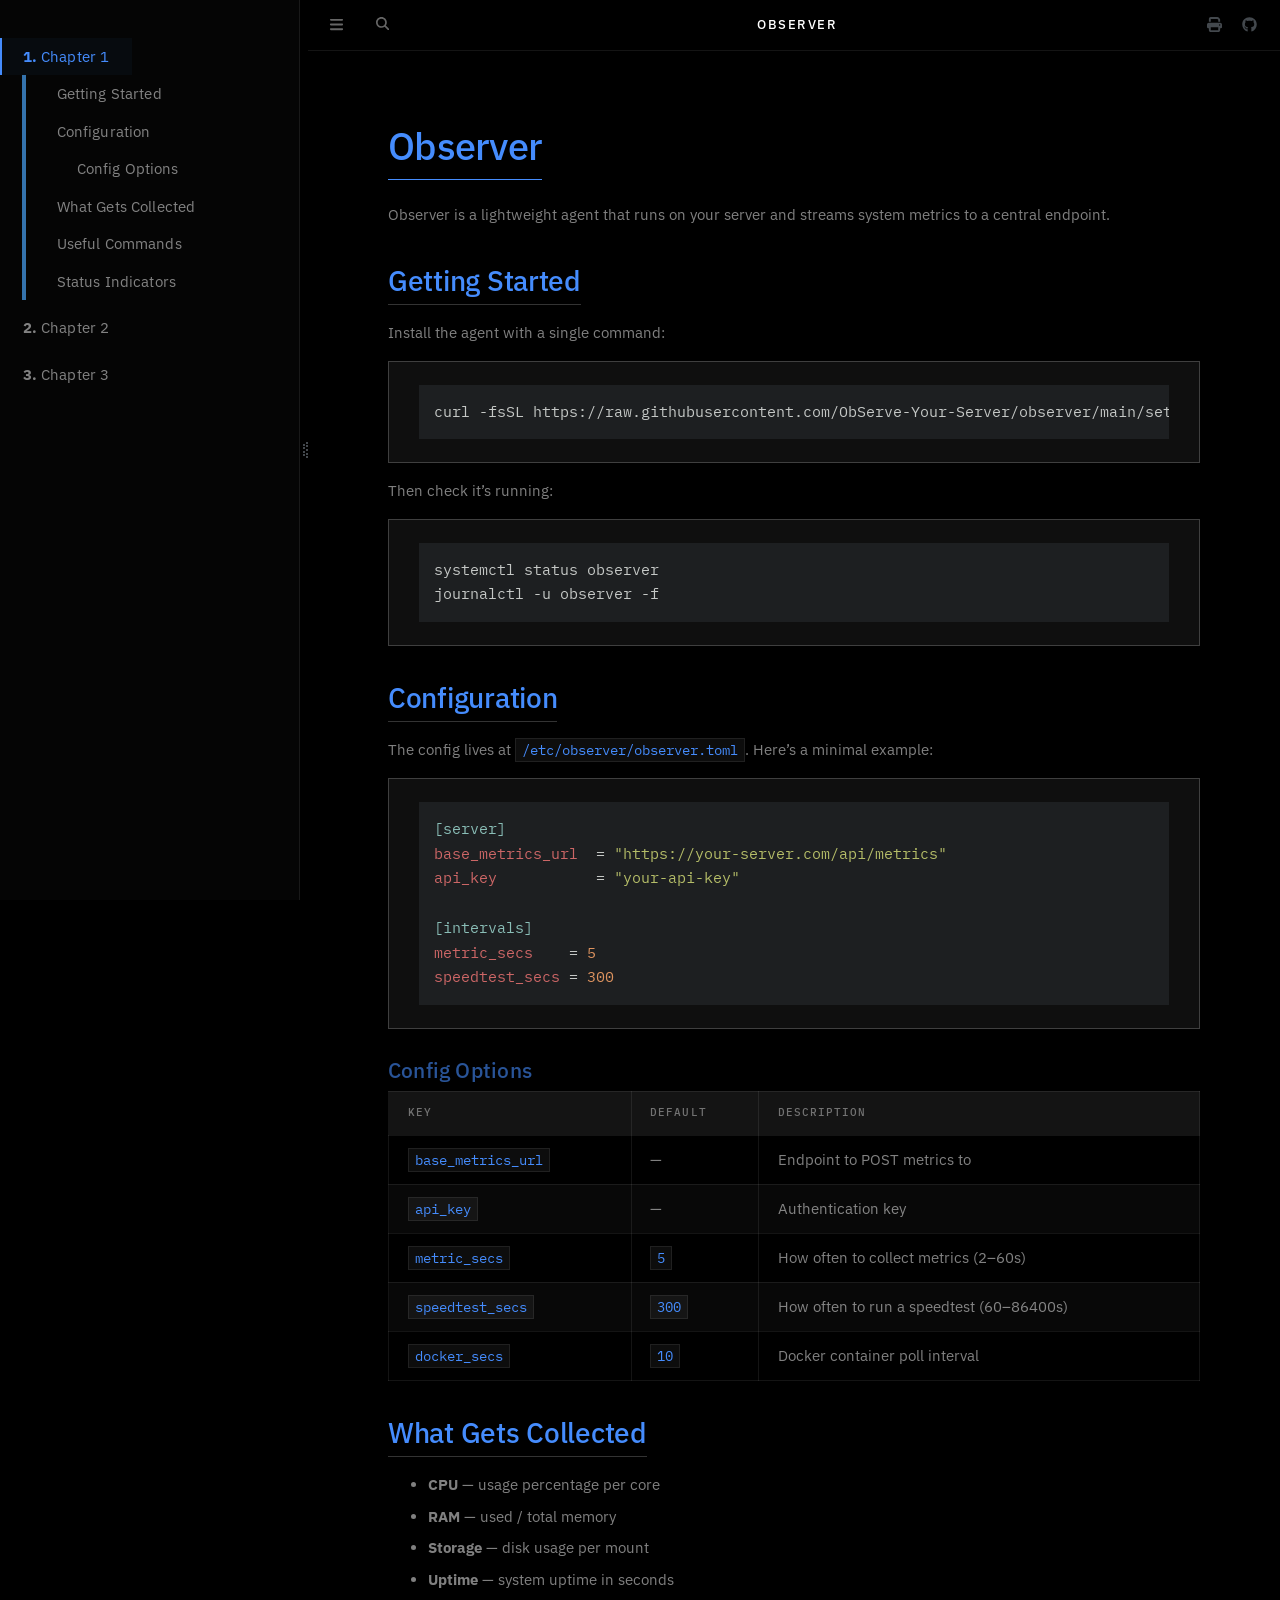
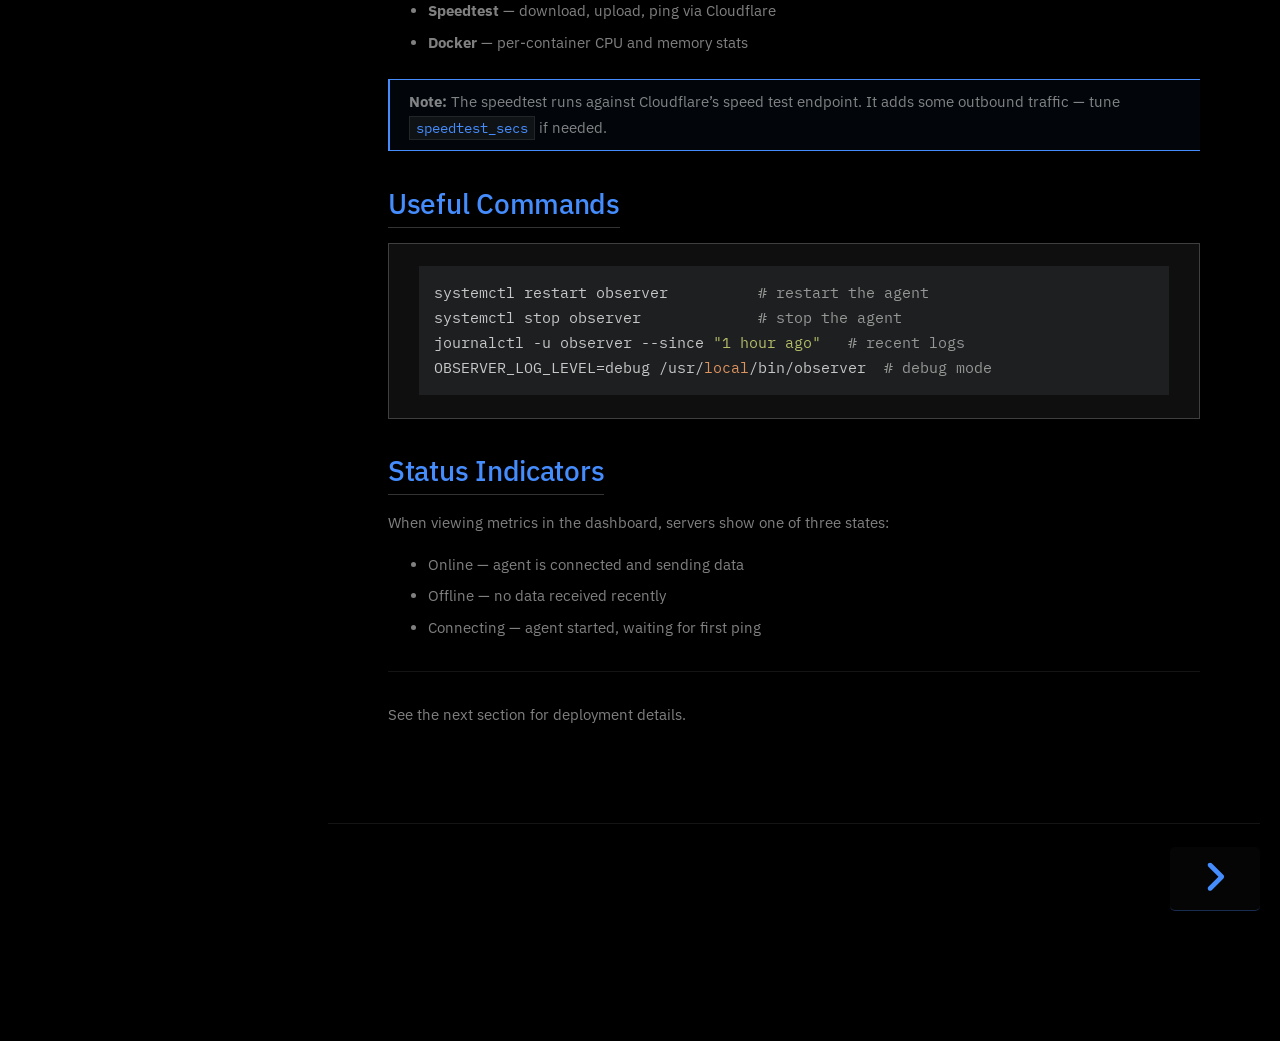
<file: chapter_1.html>
<!DOCTYPE HTML>
<html lang="en" class="coal sidebar-visible" dir="ltr">
    <head>
        <!-- Book generated using mdBook -->
        <meta charset="UTF-8">
        <title>Chapter 1 - Observer</title>


        <!-- Custom HTML head -->

        <meta name="description" content="Docs for the Observer backend">
        <meta name="viewport" content="width=device-width, initial-scale=1">
        <meta name="theme-color" content="#ffffff">

        <link rel="icon" href="favicon-de23e50b.svg">
        <link rel="shortcut icon" href="favicon-8114d1fc.png">
        <link rel="stylesheet" href="css/variables-8adf115d.css">
        <link rel="stylesheet" href="css/general-2459343d.css">
        <link rel="stylesheet" href="css/chrome-ae938929.css">
        <link rel="stylesheet" href="css/print-9e4910d8.css" media="print">

        <!-- Fonts -->
        <link rel="stylesheet" href="fonts/fonts-9644e21d.css">

        <!-- Highlight.js Stylesheets -->
        <link rel="stylesheet" id="mdbook-highlight-css" href="highlight-493f70e1.css">
        <link rel="stylesheet" id="mdbook-tomorrow-night-css" href="tomorrow-night-4c0ae647.css">
        <link rel="stylesheet" id="mdbook-ayu-highlight-css" href="ayu-highlight-3fdfc3ac.css">

        <!-- Custom theme stylesheets -->
        <link rel="stylesheet" href="theme/custom-95890d83.css">


        <!-- Provide site root and default themes to javascript -->
        <script>
            const path_to_root = "";
            const default_light_theme = "coal";
            const default_dark_theme = "coal";
            window.path_to_searchindex_js = "searchindex-f69ef9e9.js";
        </script>
        <!-- Start loading toc.js asap -->
        <script src="toc-3fa54c7d.js"></script>
    </head>
    <body>
    <div id="mdbook-help-container">
        <div id="mdbook-help-popup">
            <h2 class="mdbook-help-title">Keyboard shortcuts</h2>
            <div>
                <p>Press <kbd>←</kbd> or <kbd>→</kbd> to navigate between chapters</p>
                <p>Press <kbd>S</kbd> or <kbd>/</kbd> to search in the book</p>
                <p>Press <kbd>?</kbd> to show this help</p>
                <p>Press <kbd>Esc</kbd> to hide this help</p>
            </div>
        </div>
    </div>
    <div id="mdbook-body-container">
        <!-- Work around some values being stored in localStorage wrapped in quotes -->
        <script>
            try {
                let theme = localStorage.getItem('mdbook-theme');
                let sidebar = localStorage.getItem('mdbook-sidebar');

                if (theme.startsWith('"') && theme.endsWith('"')) {
                    localStorage.setItem('mdbook-theme', theme.slice(1, theme.length - 1));
                }

                if (sidebar.startsWith('"') && sidebar.endsWith('"')) {
                    localStorage.setItem('mdbook-sidebar', sidebar.slice(1, sidebar.length - 1));
                }
            } catch (e) { }
        </script>

        <!-- Set the theme before any content is loaded, prevents flash -->
        <script>
            const default_theme = window.matchMedia("(prefers-color-scheme: dark)").matches ? default_dark_theme : default_light_theme;
            let theme;
            try { theme = localStorage.getItem('mdbook-theme'); } catch(e) { }
            if (theme === null || theme === undefined) { theme = default_theme; }
            const html = document.documentElement;
            html.classList.remove('coal')
            html.classList.add(theme);
            html.classList.add("js");
        </script>

        <input type="checkbox" id="mdbook-sidebar-toggle-anchor" class="hidden">

        <!-- Hide / unhide sidebar before it is displayed -->
        <script>
            let sidebar = null;
            const sidebar_toggle = document.getElementById("mdbook-sidebar-toggle-anchor");
            if (document.body.clientWidth >= 1080) {
                try { sidebar = localStorage.getItem('mdbook-sidebar'); } catch(e) { }
                sidebar = sidebar || 'visible';
            } else {
                sidebar = 'hidden';
                sidebar_toggle.checked = false;
            }
            if (sidebar === 'visible') {
                sidebar_toggle.checked = true;
            } else {
                html.classList.remove('sidebar-visible');
            }
        </script>

        <nav id="mdbook-sidebar" class="sidebar" aria-label="Table of contents">
            <!-- populated by js -->
            <mdbook-sidebar-scrollbox class="sidebar-scrollbox"></mdbook-sidebar-scrollbox>
            <noscript>
                <iframe class="sidebar-iframe-outer" src="toc.html"></iframe>
            </noscript>
            <div id="mdbook-sidebar-resize-handle" class="sidebar-resize-handle">
                <div class="sidebar-resize-indicator"></div>
            </div>
        </nav>

        <div id="mdbook-page-wrapper" class="page-wrapper">

            <div class="page">
                <div id="mdbook-menu-bar-hover-placeholder"></div>
                <div id="mdbook-menu-bar" class="menu-bar sticky">
                    <div class="left-buttons">
                        <label id="mdbook-sidebar-toggle" class="icon-button" for="mdbook-sidebar-toggle-anchor" title="Toggle Table of Contents" aria-label="Toggle Table of Contents" aria-controls="mdbook-sidebar">
                            <span class=fa-svg><svg xmlns="http://www.w3.org/2000/svg" viewBox="0 0 448 512"><!--! Font Awesome Free 6.2.0 by @fontawesome - https://fontawesome.com License - https://fontawesome.com/license/free (Icons: CC BY 4.0, Fonts: SIL OFL 1.1, Code: MIT License) Copyright 2022 Fonticons, Inc. --><path d="M0 96C0 78.3 14.3 64 32 64H416c17.7 0 32 14.3 32 32s-14.3 32-32 32H32C14.3 128 0 113.7 0 96zM0 256c0-17.7 14.3-32 32-32H416c17.7 0 32 14.3 32 32s-14.3 32-32 32H32c-17.7 0-32-14.3-32-32zM448 416c0 17.7-14.3 32-32 32H32c-17.7 0-32-14.3-32-32s14.3-32 32-32H416c17.7 0 32 14.3 32 32z"/></svg></span>
                        </label>
                        <button id="mdbook-theme-toggle" class="icon-button" type="button" title="Change theme" aria-label="Change theme" aria-haspopup="true" aria-expanded="false" aria-controls="mdbook-theme-list">
                            <span class=fa-svg><svg xmlns="http://www.w3.org/2000/svg" viewBox="0 0 576 512"><!--! Font Awesome Free 6.2.0 by @fontawesome - https://fontawesome.com License - https://fontawesome.com/license/free (Icons: CC BY 4.0, Fonts: SIL OFL 1.1, Code: MIT License) Copyright 2022 Fonticons, Inc. --><path d="M371.3 367.1c27.3-3.9 51.9-19.4 67.2-42.9L600.2 74.1c12.6-19.5 9.4-45.3-7.6-61.2S549.7-4.4 531.1 9.6L294.4 187.2c-24 18-38.2 46.1-38.4 76.1L371.3 367.1zm-19.6 25.4l-116-104.4C175.9 290.3 128 339.6 128 400c0 3.9 .2 7.8 .6 11.6c1.8 17.5-10.2 36.4-27.8 36.4H96c-17.7 0-32 14.3-32 32s14.3 32 32 32H240c61.9 0 112-50.1 112-112c0-2.5-.1-5-.2-7.5z"/></svg></span>
                        </button>
                        <ul id="mdbook-theme-list" class="theme-popup" aria-label="Themes" role="menu">
                            <li role="none"><button role="menuitem" class="theme" id="mdbook-theme-default_theme">Auto</button></li>
                            <li role="none"><button role="menuitem" class="theme" id="mdbook-theme-light">Light</button></li>
                            <li role="none"><button role="menuitem" class="theme" id="mdbook-theme-rust">Rust</button></li>
                            <li role="none"><button role="menuitem" class="theme" id="mdbook-theme-coal">Coal</button></li>
                            <li role="none"><button role="menuitem" class="theme" id="mdbook-theme-navy">Navy</button></li>
                            <li role="none"><button role="menuitem" class="theme" id="mdbook-theme-ayu">Ayu</button></li>
                        </ul>
                        <button id="mdbook-search-toggle" class="icon-button" type="button" title="Search (`/`)" aria-label="Toggle Searchbar" aria-expanded="false" aria-keyshortcuts="/ s" aria-controls="mdbook-searchbar">
                            <span class=fa-svg><svg xmlns="http://www.w3.org/2000/svg" viewBox="0 0 512 512"><!--! Font Awesome Free 6.2.0 by @fontawesome - https://fontawesome.com License - https://fontawesome.com/license/free (Icons: CC BY 4.0, Fonts: SIL OFL 1.1, Code: MIT License) Copyright 2022 Fonticons, Inc. --><path d="M416 208c0 45.9-14.9 88.3-40 122.7L502.6 457.4c12.5 12.5 12.5 32.8 0 45.3s-32.8 12.5-45.3 0L330.7 376c-34.4 25.2-76.8 40-122.7 40C93.1 416 0 322.9 0 208S93.1 0 208 0S416 93.1 416 208zM208 352c79.5 0 144-64.5 144-144s-64.5-144-144-144S64 128.5 64 208s64.5 144 144 144z"/></svg></span>
                        </button>
                    </div>

                    <h1 class="menu-title">Observer</h1>

                    <div class="right-buttons">
                        <a href="print.html" title="Print this book" aria-label="Print this book">
                            <span class=fa-svg id="print-button"><svg xmlns="http://www.w3.org/2000/svg" viewBox="0 0 512 512"><!--! Font Awesome Free 6.2.0 by @fontawesome - https://fontawesome.com License - https://fontawesome.com/license/free (Icons: CC BY 4.0, Fonts: SIL OFL 1.1, Code: MIT License) Copyright 2022 Fonticons, Inc. --><path d="M128 0C92.7 0 64 28.7 64 64v96h64V64H354.7L384 93.3V160h64V93.3c0-17-6.7-33.3-18.7-45.3L400 18.7C388 6.7 371.7 0 354.7 0H128zM384 352v32 64H128V384 368 352H384zm64 32h32c17.7 0 32-14.3 32-32V256c0-35.3-28.7-64-64-64H64c-35.3 0-64 28.7-64 64v96c0 17.7 14.3 32 32 32H64v64c0 35.3 28.7 64 64 64H384c35.3 0 64-28.7 64-64V384zm-16-88c-13.3 0-24-10.7-24-24s10.7-24 24-24s24 10.7 24 24s-10.7 24-24 24z"/></svg></span>
                        </a>
                        <a href="https://github.com/ObServe-Your-Server/observer" title="Git repository" aria-label="Git repository">
                            <span class=fa-svg><svg xmlns="http://www.w3.org/2000/svg" viewBox="0 0 496 512"><!--! Font Awesome Free 6.2.0 by @fontawesome - https://fontawesome.com License - https://fontawesome.com/license/free (Icons: CC BY 4.0, Fonts: SIL OFL 1.1, Code: MIT License) Copyright 2022 Fonticons, Inc. --><path d="M165.9 397.4c0 2-2.3 3.6-5.2 3.6-3.3.3-5.6-1.3-5.6-3.6 0-2 2.3-3.6 5.2-3.6 3-.3 5.6 1.3 5.6 3.6zm-31.1-4.5c-.7 2 1.3 4.3 4.3 4.9 2.6 1 5.6 0 6.2-2s-1.3-4.3-4.3-5.2c-2.6-.7-5.5.3-6.2 2.3zm44.2-1.7c-2.9.7-4.9 2.6-4.6 4.9.3 2 2.9 3.3 5.9 2.6 2.9-.7 4.9-2.6 4.6-4.6-.3-1.9-3-3.2-5.9-2.9zM244.8 8C106.1 8 0 113.3 0 252c0 110.9 69.8 205.8 169.5 239.2 12.8 2.3 17.3-5.6 17.3-12.1 0-6.2-.3-40.4-.3-61.4 0 0-70 15-84.7-29.8 0 0-11.4-29.1-27.8-36.6 0 0-22.9-15.7 1.6-15.4 0 0 24.9 2 38.6 25.8 21.9 38.6 58.6 27.5 72.9 20.9 2.3-16 8.8-27.1 16-33.7-55.9-6.2-112.3-14.3-112.3-110.5 0-27.5 7.6-41.3 23.6-58.9-2.6-6.5-11.1-33.3 2.6-67.9 20.9-6.5 69 27 69 27 20-5.6 41.5-8.5 62.8-8.5s42.8 2.9 62.8 8.5c0 0 48.1-33.6 69-27 13.7 34.7 5.2 61.4 2.6 67.9 16 17.7 25.8 31.5 25.8 58.9 0 96.5-58.9 104.2-114.8 110.5 9.2 7.9 17 22.9 17 46.4 0 33.7-.3 75.4-.3 83.6 0 6.5 4.6 14.4 17.3 12.1C428.2 457.8 496 362.9 496 252 496 113.3 383.5 8 244.8 8zM97.2 352.9c-1.3 1-1 3.3.7 5.2 1.6 1.6 3.9 2.3 5.2 1 1.3-1 1-3.3-.7-5.2-1.6-1.6-3.9-2.3-5.2-1zm-10.8-8.1c-.7 1.3.3 2.9 2.3 3.9 1.6 1 3.6.7 4.3-.7.7-1.3-.3-2.9-2.3-3.9-2-.6-3.6-.3-4.3.7zm32.4 35.6c-1.6 1.3-1 4.3 1.3 6.2 2.3 2.3 5.2 2.6 6.5 1 1.3-1.3.7-4.3-1.3-6.2-2.2-2.3-5.2-2.6-6.5-1zm-11.4-14.7c-1.6 1-1.6 3.6 0 5.9 1.6 2.3 4.3 3.3 5.6 2.3 1.6-1.3 1.6-3.9 0-6.2-1.4-2.3-4-3.3-5.6-2z"/></svg></span>
                        </a>

                    </div>
                </div>

                <div id="mdbook-search-wrapper" class="hidden">
                    <form id="mdbook-searchbar-outer" class="searchbar-outer">
                        <div class="search-wrapper">
                            <input type="search" id="mdbook-searchbar" name="searchbar" placeholder="Search this book ..." aria-controls="mdbook-searchresults-outer" aria-describedby="searchresults-header">
                            <div class="spinner-wrapper">
                                <span class=fa-svg id="fa-spin"><svg xmlns="http://www.w3.org/2000/svg" viewBox="0 0 512 512"><!--! Font Awesome Free 6.2.0 by @fontawesome - https://fontawesome.com License - https://fontawesome.com/license/free (Icons: CC BY 4.0, Fonts: SIL OFL 1.1, Code: MIT License) Copyright 2022 Fonticons, Inc. --><path d="M304 48c0-26.5-21.5-48-48-48s-48 21.5-48 48s21.5 48 48 48s48-21.5 48-48zm0 416c0-26.5-21.5-48-48-48s-48 21.5-48 48s21.5 48 48 48s48-21.5 48-48zM48 304c26.5 0 48-21.5 48-48s-21.5-48-48-48s-48 21.5-48 48s21.5 48 48 48zm464-48c0-26.5-21.5-48-48-48s-48 21.5-48 48s21.5 48 48 48s48-21.5 48-48zM142.9 437c18.7-18.7 18.7-49.1 0-67.9s-49.1-18.7-67.9 0s-18.7 49.1 0 67.9s49.1 18.7 67.9 0zm0-294.2c18.7-18.7 18.7-49.1 0-67.9S93.7 56.2 75 75s-18.7 49.1 0 67.9s49.1 18.7 67.9 0zM369.1 437c18.7 18.7 49.1 18.7 67.9 0s18.7-49.1 0-67.9s-49.1-18.7-67.9 0s-18.7 49.1 0 67.9z"/></svg></span>
                            </div>
                        </div>
                    </form>
                    <div id="mdbook-searchresults-outer" class="searchresults-outer hidden">
                        <div id="mdbook-searchresults-header" class="searchresults-header"></div>
                        <ul id="mdbook-searchresults">
                        </ul>
                    </div>
                </div>

                <!-- Apply ARIA attributes after the sidebar and the sidebar toggle button are added to the DOM -->
                <script>
                    document.getElementById('mdbook-sidebar-toggle').setAttribute('aria-expanded', sidebar === 'visible');
                    document.getElementById('mdbook-sidebar').setAttribute('aria-hidden', sidebar !== 'visible');
                    Array.from(document.querySelectorAll('#mdbook-sidebar a')).forEach(function(link) {
                        link.setAttribute('tabIndex', sidebar === 'visible' ? 0 : -1);
                    });
                </script>

                <div id="mdbook-content" class="content">
                    <main>
                        <h1 id="observer"><a class="header" href="#observer">Observer</a></h1>
<p>Observer is a lightweight agent that runs on your server and streams system metrics to a central endpoint.</p>
<h2 id="getting-started"><a class="header" href="#getting-started">Getting Started</a></h2>
<p>Install the agent with a single command:</p>
<pre><code class="language-sh">curl -fsSL https://raw.githubusercontent.com/ObServe-Your-Server/observer/main/setup/deploy.sh | sudo bash
</code></pre>
<p>Then check it’s running:</p>
<pre><code class="language-sh">systemctl status observer
journalctl -u observer -f
</code></pre>
<h2 id="configuration"><a class="header" href="#configuration">Configuration</a></h2>
<p>The config lives at <code>/etc/observer/observer.toml</code>. Here’s a minimal example:</p>
<pre><code class="language-toml">[server]
base_metrics_url  = "https://your-server.com/api/metrics"
api_key           = "your-api-key"

[intervals]
metric_secs    = 5
speedtest_secs = 300
</code></pre>
<h3 id="config-options"><a class="header" href="#config-options">Config Options</a></h3>
<div class="table-wrapper">
<table>
<thead>
<tr><th>Key</th><th>Default</th><th>Description</th></tr>
</thead>
<tbody>
<tr><td><code>base_metrics_url</code></td><td>—</td><td>Endpoint to POST metrics to</td></tr>
<tr><td><code>api_key</code></td><td>—</td><td>Authentication key</td></tr>
<tr><td><code>metric_secs</code></td><td><code>5</code></td><td>How often to collect metrics (2–60s)</td></tr>
<tr><td><code>speedtest_secs</code></td><td><code>300</code></td><td>How often to run a speedtest (60–86400s)</td></tr>
<tr><td><code>docker_secs</code></td><td><code>10</code></td><td>Docker container poll interval</td></tr>
</tbody>
</table>
</div>
<h2 id="what-gets-collected"><a class="header" href="#what-gets-collected">What Gets Collected</a></h2>
<ul>
<li><strong>CPU</strong> — usage percentage per core</li>
<li><strong>RAM</strong> — used / total memory</li>
<li><strong>Storage</strong> — disk usage per mount</li>
<li><strong>Uptime</strong> — system uptime in seconds</li>
<li><strong>Speedtest</strong> — download, upload, ping via Cloudflare</li>
<li><strong>Docker</strong> — per-container CPU and memory stats</li>
</ul>
<blockquote>
<p><strong>Note:</strong> The speedtest runs against Cloudflare’s speed test endpoint. It adds some outbound traffic — tune <code>speedtest_secs</code> if needed.</p>
</blockquote>
<h2 id="useful-commands"><a class="header" href="#useful-commands">Useful Commands</a></h2>
<pre><code class="language-sh">systemctl restart observer          # restart the agent
systemctl stop observer             # stop the agent
journalctl -u observer --since "1 hour ago"   # recent logs
OBSERVER_LOG_LEVEL=debug /usr/local/bin/observer  # debug mode
</code></pre>
<h2 id="status-indicators"><a class="header" href="#status-indicators">Status Indicators</a></h2>
<p>When viewing metrics in the dashboard, servers show one of three states:</p>
<ul>
<li>Online — agent is connected and sending data</li>
<li>Offline — no data received recently</li>
<li>Connecting — agent started, waiting for first ping</li>
</ul>
<hr>
<p>See the next section for deployment details.</p>

                    </main>

                    <nav class="nav-wrapper" aria-label="Page navigation">
                        <!-- Mobile navigation buttons -->

                            <a rel="next prefetch" href="chapter_2.html" class="mobile-nav-chapters next" title="Next chapter" aria-label="Next chapter" aria-keyshortcuts="Right">
                                <span class=fa-svg><svg xmlns="http://www.w3.org/2000/svg" viewBox="0 0 320 512"><!--! Font Awesome Free 6.2.0 by @fontawesome - https://fontawesome.com License - https://fontawesome.com/license/free (Icons: CC BY 4.0, Fonts: SIL OFL 1.1, Code: MIT License) Copyright 2022 Fonticons, Inc. --><path d="M278.6 233.4c12.5 12.5 12.5 32.8 0 45.3l-160 160c-12.5 12.5-32.8 12.5-45.3 0s-12.5-32.8 0-45.3L210.7 256 73.4 118.6c-12.5-12.5-12.5-32.8 0-45.3s32.8-12.5 45.3 0l160 160z"/></svg></span>
                            </a>

                        <div style="clear: both"></div>
                    </nav>
                </div>
            </div>

            <nav class="nav-wide-wrapper" aria-label="Page navigation">

                    <a rel="next prefetch" href="chapter_2.html" class="nav-chapters next" title="Next chapter" aria-label="Next chapter" aria-keyshortcuts="Right">
                        <span class=fa-svg><svg xmlns="http://www.w3.org/2000/svg" viewBox="0 0 320 512"><!--! Font Awesome Free 6.2.0 by @fontawesome - https://fontawesome.com License - https://fontawesome.com/license/free (Icons: CC BY 4.0, Fonts: SIL OFL 1.1, Code: MIT License) Copyright 2022 Fonticons, Inc. --><path d="M278.6 233.4c12.5 12.5 12.5 32.8 0 45.3l-160 160c-12.5 12.5-32.8 12.5-45.3 0s-12.5-32.8 0-45.3L210.7 256 73.4 118.6c-12.5-12.5-12.5-32.8 0-45.3s32.8-12.5 45.3 0l160 160z"/></svg></span>
                    </a>
            </nav>

        </div>

        <template id=fa-eye><span class=fa-svg><svg xmlns="http://www.w3.org/2000/svg" viewBox="0 0 576 512"><!--! Font Awesome Free 6.2.0 by @fontawesome - https://fontawesome.com License - https://fontawesome.com/license/free (Icons: CC BY 4.0, Fonts: SIL OFL 1.1, Code: MIT License) Copyright 2022 Fonticons, Inc. --><path d="M288 32c-80.8 0-145.5 36.8-192.6 80.6C48.6 156 17.3 208 2.5 243.7c-3.3 7.9-3.3 16.7 0 24.6C17.3 304 48.6 356 95.4 399.4C142.5 443.2 207.2 480 288 480s145.5-36.8 192.6-80.6c46.8-43.5 78.1-95.4 93-131.1c3.3-7.9 3.3-16.7 0-24.6c-14.9-35.7-46.2-87.7-93-131.1C433.5 68.8 368.8 32 288 32zM432 256c0 79.5-64.5 144-144 144s-144-64.5-144-144s64.5-144 144-144s144 64.5 144 144zM288 192c0 35.3-28.7 64-64 64c-11.5 0-22.3-3-31.6-8.4c-.2 2.8-.4 5.5-.4 8.4c0 53 43 96 96 96s96-43 96-96s-43-96-96-96c-2.8 0-5.6 .1-8.4 .4c5.3 9.3 8.4 20.1 8.4 31.6z"/></svg></span></template>
        <template id=fa-eye-slash><span class=fa-svg><svg xmlns="http://www.w3.org/2000/svg" viewBox="0 0 640 512"><!--! Font Awesome Free 6.2.0 by @fontawesome - https://fontawesome.com License - https://fontawesome.com/license/free (Icons: CC BY 4.0, Fonts: SIL OFL 1.1, Code: MIT License) Copyright 2022 Fonticons, Inc. --><path d="M38.8 5.1C28.4-3.1 13.3-1.2 5.1 9.2S-1.2 34.7 9.2 42.9l592 464c10.4 8.2 25.5 6.3 33.7-4.1s6.3-25.5-4.1-33.7L525.6 386.7c39.6-40.6 66.4-86.1 79.9-118.4c3.3-7.9 3.3-16.7 0-24.6c-14.9-35.7-46.2-87.7-93-131.1C465.5 68.8 400.8 32 320 32c-68.2 0-125 26.3-169.3 60.8L38.8 5.1zM223.1 149.5C248.6 126.2 282.7 112 320 112c79.5 0 144 64.5 144 144c0 24.9-6.3 48.3-17.4 68.7L408 294.5c5.2-11.8 8-24.8 8-38.5c0-53-43-96-96-96c-2.8 0-5.6 .1-8.4 .4c5.3 9.3 8.4 20.1 8.4 31.6c0 10.2-2.4 19.8-6.6 28.3l-90.3-70.8zm223.1 298L373 389.9c-16.4 6.5-34.3 10.1-53 10.1c-79.5 0-144-64.5-144-144c0-6.9 .5-13.6 1.4-20.2L83.1 161.5C60.3 191.2 44 220.8 34.5 243.7c-3.3 7.9-3.3 16.7 0 24.6c14.9 35.7 46.2 87.7 93 131.1C174.5 443.2 239.2 480 320 480c47.8 0 89.9-12.9 126.2-32.5z"/></svg></span></template>
        <template id=fa-copy><span class=fa-svg><svg xmlns="http://www.w3.org/2000/svg" viewBox="0 0 512 512"><!--! Font Awesome Free 6.2.0 by @fontawesome - https://fontawesome.com License - https://fontawesome.com/license/free (Icons: CC BY 4.0, Fonts: SIL OFL 1.1, Code: MIT License) Copyright 2022 Fonticons, Inc. --><path d="M502.6 70.63l-61.25-61.25C435.4 3.371 427.2 0 418.7 0H255.1c-35.35 0-64 28.66-64 64l.0195 256C192 355.4 220.7 384 256 384h192c35.2 0 64-28.8 64-64V93.25C512 84.77 508.6 76.63 502.6 70.63zM464 320c0 8.836-7.164 16-16 16H255.1c-8.838 0-16-7.164-16-16L239.1 64.13c0-8.836 7.164-16 16-16h128L384 96c0 17.67 14.33 32 32 32h47.1V320zM272 448c0 8.836-7.164 16-16 16H63.1c-8.838 0-16-7.164-16-16L47.98 192.1c0-8.836 7.164-16 16-16H160V128H63.99c-35.35 0-64 28.65-64 64l.0098 256C.002 483.3 28.66 512 64 512h192c35.2 0 64-28.8 64-64v-32h-47.1L272 448z"/></svg></span></template>
        <template id=fa-play><span class=fa-svg><svg xmlns="http://www.w3.org/2000/svg" viewBox="0 0 384 512"><!--! Font Awesome Free 6.2.0 by @fontawesome - https://fontawesome.com License - https://fontawesome.com/license/free (Icons: CC BY 4.0, Fonts: SIL OFL 1.1, Code: MIT License) Copyright 2022 Fonticons, Inc. --><path d="M73 39c-14.8-9.1-33.4-9.4-48.5-.9S0 62.6 0 80V432c0 17.4 9.4 33.4 24.5 41.9s33.7 8.1 48.5-.9L361 297c14.3-8.7 23-24.2 23-41s-8.7-32.2-23-41L73 39z"/></svg></span></template>
        <template id=fa-clock-rotate-left><span class=fa-svg><svg xmlns="http://www.w3.org/2000/svg" viewBox="0 0 512 512"><!--! Font Awesome Free 6.2.0 by @fontawesome - https://fontawesome.com License - https://fontawesome.com/license/free (Icons: CC BY 4.0, Fonts: SIL OFL 1.1, Code: MIT License) Copyright 2022 Fonticons, Inc. --><path d="M75 75L41 41C25.9 25.9 0 36.6 0 57.9V168c0 13.3 10.7 24 24 24H134.1c21.4 0 32.1-25.9 17-41l-30.8-30.8C155 85.5 203 64 256 64c106 0 192 86 192 192s-86 192-192 192c-40.8 0-78.6-12.7-109.7-34.4c-14.5-10.1-34.4-6.6-44.6 7.9s-6.6 34.4 7.9 44.6C151.2 495 201.7 512 256 512c141.4 0 256-114.6 256-256S397.4 0 256 0C185.3 0 121.3 28.7 75 75zm181 53c-13.3 0-24 10.7-24 24V256c0 6.4 2.5 12.5 7 17l72 72c9.4 9.4 24.6 9.4 33.9 0s9.4-24.6 0-33.9l-65-65V152c0-13.3-10.7-24-24-24z"/></svg></span></template>



        <script>
            window.playground_copyable = true;
        </script>


        <script src="elasticlunr-ef4e11c1.min.js"></script>
        <script src="mark-09e88c2c.min.js"></script>
        <script src="searcher-c2a407aa.js"></script>

        <script src="clipboard-1626706a.min.js"></script>
        <script src="highlight-abc7f01d.js"></script>
        <script src="book-a0b12cfe.js"></script>

        <!-- Custom JS scripts -->



    </div>
    </body>
</html>
</file>
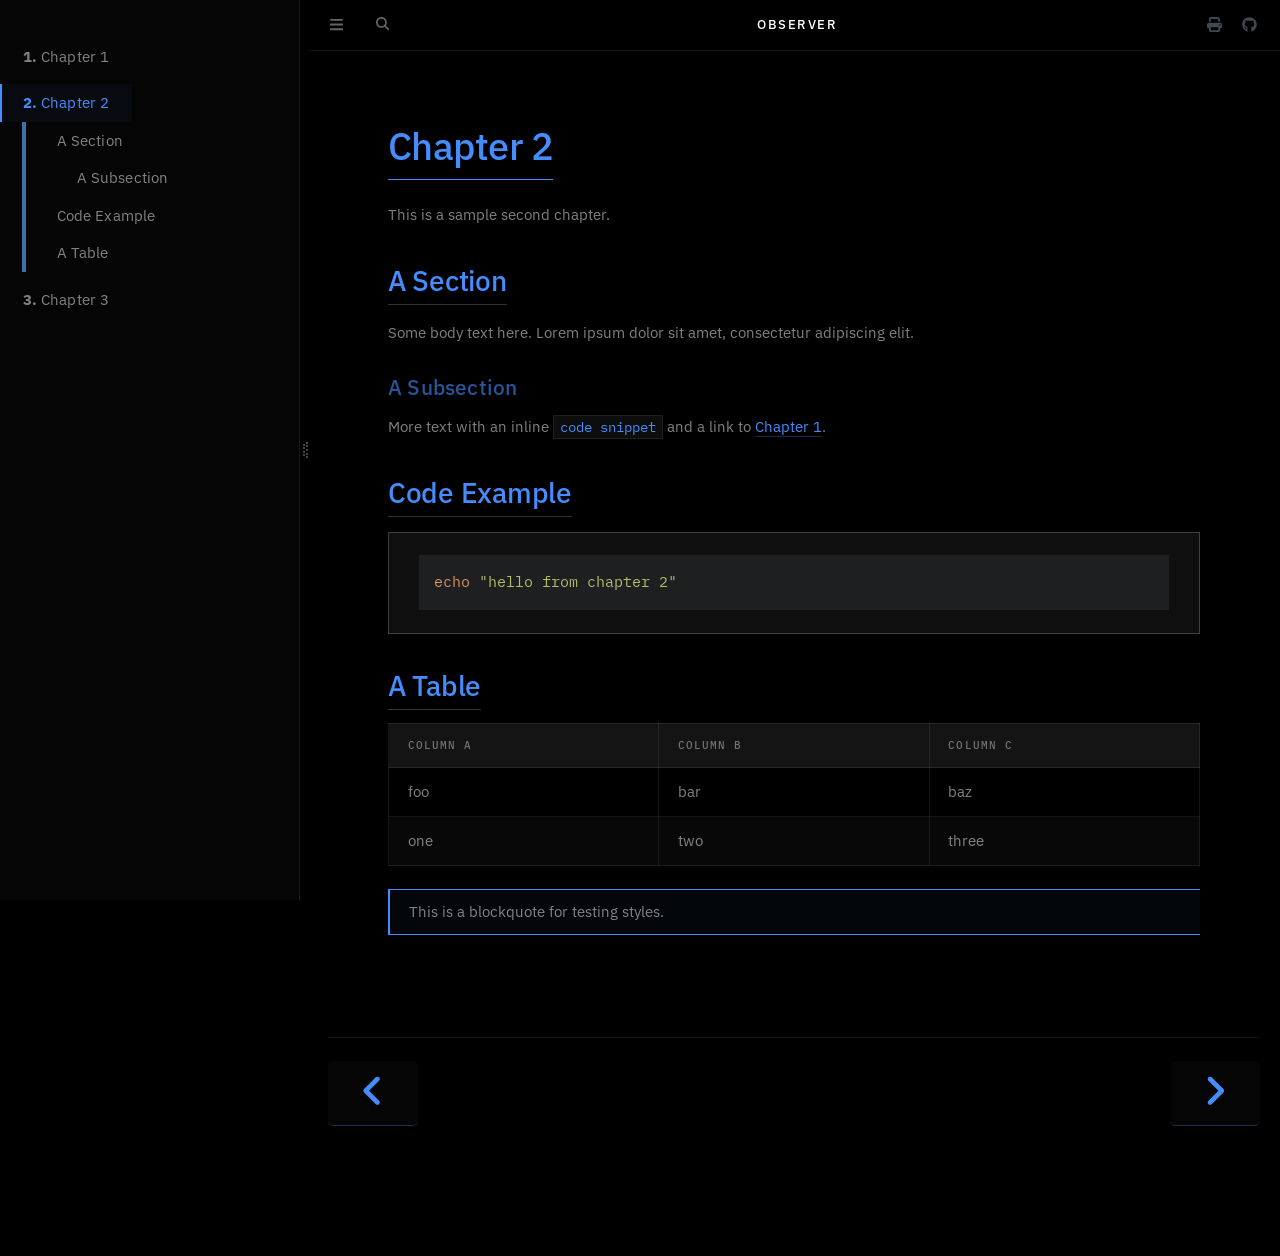
<file: chapter_2.html>
<!DOCTYPE HTML>
<html lang="en" class="coal sidebar-visible" dir="ltr">
    <head>
        <!-- Book generated using mdBook -->
        <meta charset="UTF-8">
        <title>Chapter 2 - Observer</title>


        <!-- Custom HTML head -->

        <meta name="description" content="Docs for the Observer backend">
        <meta name="viewport" content="width=device-width, initial-scale=1">
        <meta name="theme-color" content="#ffffff">

        <link rel="icon" href="favicon-de23e50b.svg">
        <link rel="shortcut icon" href="favicon-8114d1fc.png">
        <link rel="stylesheet" href="css/variables-8adf115d.css">
        <link rel="stylesheet" href="css/general-2459343d.css">
        <link rel="stylesheet" href="css/chrome-ae938929.css">
        <link rel="stylesheet" href="css/print-9e4910d8.css" media="print">

        <!-- Fonts -->
        <link rel="stylesheet" href="fonts/fonts-9644e21d.css">

        <!-- Highlight.js Stylesheets -->
        <link rel="stylesheet" id="mdbook-highlight-css" href="highlight-493f70e1.css">
        <link rel="stylesheet" id="mdbook-tomorrow-night-css" href="tomorrow-night-4c0ae647.css">
        <link rel="stylesheet" id="mdbook-ayu-highlight-css" href="ayu-highlight-3fdfc3ac.css">

        <!-- Custom theme stylesheets -->
        <link rel="stylesheet" href="theme/custom-95890d83.css">


        <!-- Provide site root and default themes to javascript -->
        <script>
            const path_to_root = "";
            const default_light_theme = "coal";
            const default_dark_theme = "coal";
            window.path_to_searchindex_js = "searchindex-f69ef9e9.js";
        </script>
        <!-- Start loading toc.js asap -->
        <script src="toc-3fa54c7d.js"></script>
    </head>
    <body>
    <div id="mdbook-help-container">
        <div id="mdbook-help-popup">
            <h2 class="mdbook-help-title">Keyboard shortcuts</h2>
            <div>
                <p>Press <kbd>←</kbd> or <kbd>→</kbd> to navigate between chapters</p>
                <p>Press <kbd>S</kbd> or <kbd>/</kbd> to search in the book</p>
                <p>Press <kbd>?</kbd> to show this help</p>
                <p>Press <kbd>Esc</kbd> to hide this help</p>
            </div>
        </div>
    </div>
    <div id="mdbook-body-container">
        <!-- Work around some values being stored in localStorage wrapped in quotes -->
        <script>
            try {
                let theme = localStorage.getItem('mdbook-theme');
                let sidebar = localStorage.getItem('mdbook-sidebar');

                if (theme.startsWith('"') && theme.endsWith('"')) {
                    localStorage.setItem('mdbook-theme', theme.slice(1, theme.length - 1));
                }

                if (sidebar.startsWith('"') && sidebar.endsWith('"')) {
                    localStorage.setItem('mdbook-sidebar', sidebar.slice(1, sidebar.length - 1));
                }
            } catch (e) { }
        </script>

        <!-- Set the theme before any content is loaded, prevents flash -->
        <script>
            const default_theme = window.matchMedia("(prefers-color-scheme: dark)").matches ? default_dark_theme : default_light_theme;
            let theme;
            try { theme = localStorage.getItem('mdbook-theme'); } catch(e) { }
            if (theme === null || theme === undefined) { theme = default_theme; }
            const html = document.documentElement;
            html.classList.remove('coal')
            html.classList.add(theme);
            html.classList.add("js");
        </script>

        <input type="checkbox" id="mdbook-sidebar-toggle-anchor" class="hidden">

        <!-- Hide / unhide sidebar before it is displayed -->
        <script>
            let sidebar = null;
            const sidebar_toggle = document.getElementById("mdbook-sidebar-toggle-anchor");
            if (document.body.clientWidth >= 1080) {
                try { sidebar = localStorage.getItem('mdbook-sidebar'); } catch(e) { }
                sidebar = sidebar || 'visible';
            } else {
                sidebar = 'hidden';
                sidebar_toggle.checked = false;
            }
            if (sidebar === 'visible') {
                sidebar_toggle.checked = true;
            } else {
                html.classList.remove('sidebar-visible');
            }
        </script>

        <nav id="mdbook-sidebar" class="sidebar" aria-label="Table of contents">
            <!-- populated by js -->
            <mdbook-sidebar-scrollbox class="sidebar-scrollbox"></mdbook-sidebar-scrollbox>
            <noscript>
                <iframe class="sidebar-iframe-outer" src="toc.html"></iframe>
            </noscript>
            <div id="mdbook-sidebar-resize-handle" class="sidebar-resize-handle">
                <div class="sidebar-resize-indicator"></div>
            </div>
        </nav>

        <div id="mdbook-page-wrapper" class="page-wrapper">

            <div class="page">
                <div id="mdbook-menu-bar-hover-placeholder"></div>
                <div id="mdbook-menu-bar" class="menu-bar sticky">
                    <div class="left-buttons">
                        <label id="mdbook-sidebar-toggle" class="icon-button" for="mdbook-sidebar-toggle-anchor" title="Toggle Table of Contents" aria-label="Toggle Table of Contents" aria-controls="mdbook-sidebar">
                            <span class=fa-svg><svg xmlns="http://www.w3.org/2000/svg" viewBox="0 0 448 512"><!--! Font Awesome Free 6.2.0 by @fontawesome - https://fontawesome.com License - https://fontawesome.com/license/free (Icons: CC BY 4.0, Fonts: SIL OFL 1.1, Code: MIT License) Copyright 2022 Fonticons, Inc. --><path d="M0 96C0 78.3 14.3 64 32 64H416c17.7 0 32 14.3 32 32s-14.3 32-32 32H32C14.3 128 0 113.7 0 96zM0 256c0-17.7 14.3-32 32-32H416c17.7 0 32 14.3 32 32s-14.3 32-32 32H32c-17.7 0-32-14.3-32-32zM448 416c0 17.7-14.3 32-32 32H32c-17.7 0-32-14.3-32-32s14.3-32 32-32H416c17.7 0 32 14.3 32 32z"/></svg></span>
                        </label>
                        <button id="mdbook-theme-toggle" class="icon-button" type="button" title="Change theme" aria-label="Change theme" aria-haspopup="true" aria-expanded="false" aria-controls="mdbook-theme-list">
                            <span class=fa-svg><svg xmlns="http://www.w3.org/2000/svg" viewBox="0 0 576 512"><!--! Font Awesome Free 6.2.0 by @fontawesome - https://fontawesome.com License - https://fontawesome.com/license/free (Icons: CC BY 4.0, Fonts: SIL OFL 1.1, Code: MIT License) Copyright 2022 Fonticons, Inc. --><path d="M371.3 367.1c27.3-3.9 51.9-19.4 67.2-42.9L600.2 74.1c12.6-19.5 9.4-45.3-7.6-61.2S549.7-4.4 531.1 9.6L294.4 187.2c-24 18-38.2 46.1-38.4 76.1L371.3 367.1zm-19.6 25.4l-116-104.4C175.9 290.3 128 339.6 128 400c0 3.9 .2 7.8 .6 11.6c1.8 17.5-10.2 36.4-27.8 36.4H96c-17.7 0-32 14.3-32 32s14.3 32 32 32H240c61.9 0 112-50.1 112-112c0-2.5-.1-5-.2-7.5z"/></svg></span>
                        </button>
                        <ul id="mdbook-theme-list" class="theme-popup" aria-label="Themes" role="menu">
                            <li role="none"><button role="menuitem" class="theme" id="mdbook-theme-default_theme">Auto</button></li>
                            <li role="none"><button role="menuitem" class="theme" id="mdbook-theme-light">Light</button></li>
                            <li role="none"><button role="menuitem" class="theme" id="mdbook-theme-rust">Rust</button></li>
                            <li role="none"><button role="menuitem" class="theme" id="mdbook-theme-coal">Coal</button></li>
                            <li role="none"><button role="menuitem" class="theme" id="mdbook-theme-navy">Navy</button></li>
                            <li role="none"><button role="menuitem" class="theme" id="mdbook-theme-ayu">Ayu</button></li>
                        </ul>
                        <button id="mdbook-search-toggle" class="icon-button" type="button" title="Search (`/`)" aria-label="Toggle Searchbar" aria-expanded="false" aria-keyshortcuts="/ s" aria-controls="mdbook-searchbar">
                            <span class=fa-svg><svg xmlns="http://www.w3.org/2000/svg" viewBox="0 0 512 512"><!--! Font Awesome Free 6.2.0 by @fontawesome - https://fontawesome.com License - https://fontawesome.com/license/free (Icons: CC BY 4.0, Fonts: SIL OFL 1.1, Code: MIT License) Copyright 2022 Fonticons, Inc. --><path d="M416 208c0 45.9-14.9 88.3-40 122.7L502.6 457.4c12.5 12.5 12.5 32.8 0 45.3s-32.8 12.5-45.3 0L330.7 376c-34.4 25.2-76.8 40-122.7 40C93.1 416 0 322.9 0 208S93.1 0 208 0S416 93.1 416 208zM208 352c79.5 0 144-64.5 144-144s-64.5-144-144-144S64 128.5 64 208s64.5 144 144 144z"/></svg></span>
                        </button>
                    </div>

                    <h1 class="menu-title">Observer</h1>

                    <div class="right-buttons">
                        <a href="print.html" title="Print this book" aria-label="Print this book">
                            <span class=fa-svg id="print-button"><svg xmlns="http://www.w3.org/2000/svg" viewBox="0 0 512 512"><!--! Font Awesome Free 6.2.0 by @fontawesome - https://fontawesome.com License - https://fontawesome.com/license/free (Icons: CC BY 4.0, Fonts: SIL OFL 1.1, Code: MIT License) Copyright 2022 Fonticons, Inc. --><path d="M128 0C92.7 0 64 28.7 64 64v96h64V64H354.7L384 93.3V160h64V93.3c0-17-6.7-33.3-18.7-45.3L400 18.7C388 6.7 371.7 0 354.7 0H128zM384 352v32 64H128V384 368 352H384zm64 32h32c17.7 0 32-14.3 32-32V256c0-35.3-28.7-64-64-64H64c-35.3 0-64 28.7-64 64v96c0 17.7 14.3 32 32 32H64v64c0 35.3 28.7 64 64 64H384c35.3 0 64-28.7 64-64V384zm-16-88c-13.3 0-24-10.7-24-24s10.7-24 24-24s24 10.7 24 24s-10.7 24-24 24z"/></svg></span>
                        </a>
                        <a href="https://github.com/ObServe-Your-Server/observer" title="Git repository" aria-label="Git repository">
                            <span class=fa-svg><svg xmlns="http://www.w3.org/2000/svg" viewBox="0 0 496 512"><!--! Font Awesome Free 6.2.0 by @fontawesome - https://fontawesome.com License - https://fontawesome.com/license/free (Icons: CC BY 4.0, Fonts: SIL OFL 1.1, Code: MIT License) Copyright 2022 Fonticons, Inc. --><path d="M165.9 397.4c0 2-2.3 3.6-5.2 3.6-3.3.3-5.6-1.3-5.6-3.6 0-2 2.3-3.6 5.2-3.6 3-.3 5.6 1.3 5.6 3.6zm-31.1-4.5c-.7 2 1.3 4.3 4.3 4.9 2.6 1 5.6 0 6.2-2s-1.3-4.3-4.3-5.2c-2.6-.7-5.5.3-6.2 2.3zm44.2-1.7c-2.9.7-4.9 2.6-4.6 4.9.3 2 2.9 3.3 5.9 2.6 2.9-.7 4.9-2.6 4.6-4.6-.3-1.9-3-3.2-5.9-2.9zM244.8 8C106.1 8 0 113.3 0 252c0 110.9 69.8 205.8 169.5 239.2 12.8 2.3 17.3-5.6 17.3-12.1 0-6.2-.3-40.4-.3-61.4 0 0-70 15-84.7-29.8 0 0-11.4-29.1-27.8-36.6 0 0-22.9-15.7 1.6-15.4 0 0 24.9 2 38.6 25.8 21.9 38.6 58.6 27.5 72.9 20.9 2.3-16 8.8-27.1 16-33.7-55.9-6.2-112.3-14.3-112.3-110.5 0-27.5 7.6-41.3 23.6-58.9-2.6-6.5-11.1-33.3 2.6-67.9 20.9-6.5 69 27 69 27 20-5.6 41.5-8.5 62.8-8.5s42.8 2.9 62.8 8.5c0 0 48.1-33.6 69-27 13.7 34.7 5.2 61.4 2.6 67.9 16 17.7 25.8 31.5 25.8 58.9 0 96.5-58.9 104.2-114.8 110.5 9.2 7.9 17 22.9 17 46.4 0 33.7-.3 75.4-.3 83.6 0 6.5 4.6 14.4 17.3 12.1C428.2 457.8 496 362.9 496 252 496 113.3 383.5 8 244.8 8zM97.2 352.9c-1.3 1-1 3.3.7 5.2 1.6 1.6 3.9 2.3 5.2 1 1.3-1 1-3.3-.7-5.2-1.6-1.6-3.9-2.3-5.2-1zm-10.8-8.1c-.7 1.3.3 2.9 2.3 3.9 1.6 1 3.6.7 4.3-.7.7-1.3-.3-2.9-2.3-3.9-2-.6-3.6-.3-4.3.7zm32.4 35.6c-1.6 1.3-1 4.3 1.3 6.2 2.3 2.3 5.2 2.6 6.5 1 1.3-1.3.7-4.3-1.3-6.2-2.2-2.3-5.2-2.6-6.5-1zm-11.4-14.7c-1.6 1-1.6 3.6 0 5.9 1.6 2.3 4.3 3.3 5.6 2.3 1.6-1.3 1.6-3.9 0-6.2-1.4-2.3-4-3.3-5.6-2z"/></svg></span>
                        </a>

                    </div>
                </div>

                <div id="mdbook-search-wrapper" class="hidden">
                    <form id="mdbook-searchbar-outer" class="searchbar-outer">
                        <div class="search-wrapper">
                            <input type="search" id="mdbook-searchbar" name="searchbar" placeholder="Search this book ..." aria-controls="mdbook-searchresults-outer" aria-describedby="searchresults-header">
                            <div class="spinner-wrapper">
                                <span class=fa-svg id="fa-spin"><svg xmlns="http://www.w3.org/2000/svg" viewBox="0 0 512 512"><!--! Font Awesome Free 6.2.0 by @fontawesome - https://fontawesome.com License - https://fontawesome.com/license/free (Icons: CC BY 4.0, Fonts: SIL OFL 1.1, Code: MIT License) Copyright 2022 Fonticons, Inc. --><path d="M304 48c0-26.5-21.5-48-48-48s-48 21.5-48 48s21.5 48 48 48s48-21.5 48-48zm0 416c0-26.5-21.5-48-48-48s-48 21.5-48 48s21.5 48 48 48s48-21.5 48-48zM48 304c26.5 0 48-21.5 48-48s-21.5-48-48-48s-48 21.5-48 48s21.5 48 48 48zm464-48c0-26.5-21.5-48-48-48s-48 21.5-48 48s21.5 48 48 48s48-21.5 48-48zM142.9 437c18.7-18.7 18.7-49.1 0-67.9s-49.1-18.7-67.9 0s-18.7 49.1 0 67.9s49.1 18.7 67.9 0zm0-294.2c18.7-18.7 18.7-49.1 0-67.9S93.7 56.2 75 75s-18.7 49.1 0 67.9s49.1 18.7 67.9 0zM369.1 437c18.7 18.7 49.1 18.7 67.9 0s18.7-49.1 0-67.9s-49.1-18.7-67.9 0s-18.7 49.1 0 67.9z"/></svg></span>
                            </div>
                        </div>
                    </form>
                    <div id="mdbook-searchresults-outer" class="searchresults-outer hidden">
                        <div id="mdbook-searchresults-header" class="searchresults-header"></div>
                        <ul id="mdbook-searchresults">
                        </ul>
                    </div>
                </div>

                <!-- Apply ARIA attributes after the sidebar and the sidebar toggle button are added to the DOM -->
                <script>
                    document.getElementById('mdbook-sidebar-toggle').setAttribute('aria-expanded', sidebar === 'visible');
                    document.getElementById('mdbook-sidebar').setAttribute('aria-hidden', sidebar !== 'visible');
                    Array.from(document.querySelectorAll('#mdbook-sidebar a')).forEach(function(link) {
                        link.setAttribute('tabIndex', sidebar === 'visible' ? 0 : -1);
                    });
                </script>

                <div id="mdbook-content" class="content">
                    <main>
                        <h1 id="chapter-2"><a class="header" href="#chapter-2">Chapter 2</a></h1>
<p>This is a sample second chapter.</p>
<h2 id="a-section"><a class="header" href="#a-section">A Section</a></h2>
<p>Some body text here. Lorem ipsum dolor sit amet, consectetur adipiscing elit.</p>
<h3 id="a-subsection"><a class="header" href="#a-subsection">A Subsection</a></h3>
<p>More text with an inline <code>code snippet</code> and a link to <a href="./chapter_1.html">Chapter 1</a>.</p>
<h2 id="code-example"><a class="header" href="#code-example">Code Example</a></h2>
<pre><code class="language-sh">echo "hello from chapter 2"
</code></pre>
<h2 id="a-table"><a class="header" href="#a-table">A Table</a></h2>
<div class="table-wrapper">
<table>
<thead>
<tr><th>Column A</th><th>Column B</th><th>Column C</th></tr>
</thead>
<tbody>
<tr><td>foo</td><td>bar</td><td>baz</td></tr>
<tr><td>one</td><td>two</td><td>three</td></tr>
</tbody>
</table>
</div>
<blockquote>
<p>This is a blockquote for testing styles.</p>
</blockquote>

                    </main>

                    <nav class="nav-wrapper" aria-label="Page navigation">
                        <!-- Mobile navigation buttons -->
                            <a rel="prev" href="chapter_1.html" class="mobile-nav-chapters previous" title="Previous chapter" aria-label="Previous chapter" aria-keyshortcuts="Left">
                                <span class=fa-svg><svg xmlns="http://www.w3.org/2000/svg" viewBox="0 0 320 512"><!--! Font Awesome Free 6.2.0 by @fontawesome - https://fontawesome.com License - https://fontawesome.com/license/free (Icons: CC BY 4.0, Fonts: SIL OFL 1.1, Code: MIT License) Copyright 2022 Fonticons, Inc. --><path d="M41.4 233.4c-12.5 12.5-12.5 32.8 0 45.3l160 160c12.5 12.5 32.8 12.5 45.3 0s12.5-32.8 0-45.3L109.3 256 246.6 118.6c12.5-12.5 12.5-32.8 0-45.3s-32.8-12.5-45.3 0l-160 160z"/></svg></span>
                            </a>

                            <a rel="next prefetch" href="chapter_3.html" class="mobile-nav-chapters next" title="Next chapter" aria-label="Next chapter" aria-keyshortcuts="Right">
                                <span class=fa-svg><svg xmlns="http://www.w3.org/2000/svg" viewBox="0 0 320 512"><!--! Font Awesome Free 6.2.0 by @fontawesome - https://fontawesome.com License - https://fontawesome.com/license/free (Icons: CC BY 4.0, Fonts: SIL OFL 1.1, Code: MIT License) Copyright 2022 Fonticons, Inc. --><path d="M278.6 233.4c12.5 12.5 12.5 32.8 0 45.3l-160 160c-12.5 12.5-32.8 12.5-45.3 0s-12.5-32.8 0-45.3L210.7 256 73.4 118.6c-12.5-12.5-12.5-32.8 0-45.3s32.8-12.5 45.3 0l160 160z"/></svg></span>
                            </a>

                        <div style="clear: both"></div>
                    </nav>
                </div>
            </div>

            <nav class="nav-wide-wrapper" aria-label="Page navigation">
                    <a rel="prev" href="chapter_1.html" class="nav-chapters previous" title="Previous chapter" aria-label="Previous chapter" aria-keyshortcuts="Left">
                        <span class=fa-svg><svg xmlns="http://www.w3.org/2000/svg" viewBox="0 0 320 512"><!--! Font Awesome Free 6.2.0 by @fontawesome - https://fontawesome.com License - https://fontawesome.com/license/free (Icons: CC BY 4.0, Fonts: SIL OFL 1.1, Code: MIT License) Copyright 2022 Fonticons, Inc. --><path d="M41.4 233.4c-12.5 12.5-12.5 32.8 0 45.3l160 160c12.5 12.5 32.8 12.5 45.3 0s12.5-32.8 0-45.3L109.3 256 246.6 118.6c12.5-12.5 12.5-32.8 0-45.3s-32.8-12.5-45.3 0l-160 160z"/></svg></span>
                    </a>

                    <a rel="next prefetch" href="chapter_3.html" class="nav-chapters next" title="Next chapter" aria-label="Next chapter" aria-keyshortcuts="Right">
                        <span class=fa-svg><svg xmlns="http://www.w3.org/2000/svg" viewBox="0 0 320 512"><!--! Font Awesome Free 6.2.0 by @fontawesome - https://fontawesome.com License - https://fontawesome.com/license/free (Icons: CC BY 4.0, Fonts: SIL OFL 1.1, Code: MIT License) Copyright 2022 Fonticons, Inc. --><path d="M278.6 233.4c12.5 12.5 12.5 32.8 0 45.3l-160 160c-12.5 12.5-32.8 12.5-45.3 0s-12.5-32.8 0-45.3L210.7 256 73.4 118.6c-12.5-12.5-12.5-32.8 0-45.3s32.8-12.5 45.3 0l160 160z"/></svg></span>
                    </a>
            </nav>

        </div>

        <template id=fa-eye><span class=fa-svg><svg xmlns="http://www.w3.org/2000/svg" viewBox="0 0 576 512"><!--! Font Awesome Free 6.2.0 by @fontawesome - https://fontawesome.com License - https://fontawesome.com/license/free (Icons: CC BY 4.0, Fonts: SIL OFL 1.1, Code: MIT License) Copyright 2022 Fonticons, Inc. --><path d="M288 32c-80.8 0-145.5 36.8-192.6 80.6C48.6 156 17.3 208 2.5 243.7c-3.3 7.9-3.3 16.7 0 24.6C17.3 304 48.6 356 95.4 399.4C142.5 443.2 207.2 480 288 480s145.5-36.8 192.6-80.6c46.8-43.5 78.1-95.4 93-131.1c3.3-7.9 3.3-16.7 0-24.6c-14.9-35.7-46.2-87.7-93-131.1C433.5 68.8 368.8 32 288 32zM432 256c0 79.5-64.5 144-144 144s-144-64.5-144-144s64.5-144 144-144s144 64.5 144 144zM288 192c0 35.3-28.7 64-64 64c-11.5 0-22.3-3-31.6-8.4c-.2 2.8-.4 5.5-.4 8.4c0 53 43 96 96 96s96-43 96-96s-43-96-96-96c-2.8 0-5.6 .1-8.4 .4c5.3 9.3 8.4 20.1 8.4 31.6z"/></svg></span></template>
        <template id=fa-eye-slash><span class=fa-svg><svg xmlns="http://www.w3.org/2000/svg" viewBox="0 0 640 512"><!--! Font Awesome Free 6.2.0 by @fontawesome - https://fontawesome.com License - https://fontawesome.com/license/free (Icons: CC BY 4.0, Fonts: SIL OFL 1.1, Code: MIT License) Copyright 2022 Fonticons, Inc. --><path d="M38.8 5.1C28.4-3.1 13.3-1.2 5.1 9.2S-1.2 34.7 9.2 42.9l592 464c10.4 8.2 25.5 6.3 33.7-4.1s6.3-25.5-4.1-33.7L525.6 386.7c39.6-40.6 66.4-86.1 79.9-118.4c3.3-7.9 3.3-16.7 0-24.6c-14.9-35.7-46.2-87.7-93-131.1C465.5 68.8 400.8 32 320 32c-68.2 0-125 26.3-169.3 60.8L38.8 5.1zM223.1 149.5C248.6 126.2 282.7 112 320 112c79.5 0 144 64.5 144 144c0 24.9-6.3 48.3-17.4 68.7L408 294.5c5.2-11.8 8-24.8 8-38.5c0-53-43-96-96-96c-2.8 0-5.6 .1-8.4 .4c5.3 9.3 8.4 20.1 8.4 31.6c0 10.2-2.4 19.8-6.6 28.3l-90.3-70.8zm223.1 298L373 389.9c-16.4 6.5-34.3 10.1-53 10.1c-79.5 0-144-64.5-144-144c0-6.9 .5-13.6 1.4-20.2L83.1 161.5C60.3 191.2 44 220.8 34.5 243.7c-3.3 7.9-3.3 16.7 0 24.6c14.9 35.7 46.2 87.7 93 131.1C174.5 443.2 239.2 480 320 480c47.8 0 89.9-12.9 126.2-32.5z"/></svg></span></template>
        <template id=fa-copy><span class=fa-svg><svg xmlns="http://www.w3.org/2000/svg" viewBox="0 0 512 512"><!--! Font Awesome Free 6.2.0 by @fontawesome - https://fontawesome.com License - https://fontawesome.com/license/free (Icons: CC BY 4.0, Fonts: SIL OFL 1.1, Code: MIT License) Copyright 2022 Fonticons, Inc. --><path d="M502.6 70.63l-61.25-61.25C435.4 3.371 427.2 0 418.7 0H255.1c-35.35 0-64 28.66-64 64l.0195 256C192 355.4 220.7 384 256 384h192c35.2 0 64-28.8 64-64V93.25C512 84.77 508.6 76.63 502.6 70.63zM464 320c0 8.836-7.164 16-16 16H255.1c-8.838 0-16-7.164-16-16L239.1 64.13c0-8.836 7.164-16 16-16h128L384 96c0 17.67 14.33 32 32 32h47.1V320zM272 448c0 8.836-7.164 16-16 16H63.1c-8.838 0-16-7.164-16-16L47.98 192.1c0-8.836 7.164-16 16-16H160V128H63.99c-35.35 0-64 28.65-64 64l.0098 256C.002 483.3 28.66 512 64 512h192c35.2 0 64-28.8 64-64v-32h-47.1L272 448z"/></svg></span></template>
        <template id=fa-play><span class=fa-svg><svg xmlns="http://www.w3.org/2000/svg" viewBox="0 0 384 512"><!--! Font Awesome Free 6.2.0 by @fontawesome - https://fontawesome.com License - https://fontawesome.com/license/free (Icons: CC BY 4.0, Fonts: SIL OFL 1.1, Code: MIT License) Copyright 2022 Fonticons, Inc. --><path d="M73 39c-14.8-9.1-33.4-9.4-48.5-.9S0 62.6 0 80V432c0 17.4 9.4 33.4 24.5 41.9s33.7 8.1 48.5-.9L361 297c14.3-8.7 23-24.2 23-41s-8.7-32.2-23-41L73 39z"/></svg></span></template>
        <template id=fa-clock-rotate-left><span class=fa-svg><svg xmlns="http://www.w3.org/2000/svg" viewBox="0 0 512 512"><!--! Font Awesome Free 6.2.0 by @fontawesome - https://fontawesome.com License - https://fontawesome.com/license/free (Icons: CC BY 4.0, Fonts: SIL OFL 1.1, Code: MIT License) Copyright 2022 Fonticons, Inc. --><path d="M75 75L41 41C25.9 25.9 0 36.6 0 57.9V168c0 13.3 10.7 24 24 24H134.1c21.4 0 32.1-25.9 17-41l-30.8-30.8C155 85.5 203 64 256 64c106 0 192 86 192 192s-86 192-192 192c-40.8 0-78.6-12.7-109.7-34.4c-14.5-10.1-34.4-6.6-44.6 7.9s-6.6 34.4 7.9 44.6C151.2 495 201.7 512 256 512c141.4 0 256-114.6 256-256S397.4 0 256 0C185.3 0 121.3 28.7 75 75zm181 53c-13.3 0-24 10.7-24 24V256c0 6.4 2.5 12.5 7 17l72 72c9.4 9.4 24.6 9.4 33.9 0s9.4-24.6 0-33.9l-65-65V152c0-13.3-10.7-24-24-24z"/></svg></span></template>



        <script>
            window.playground_copyable = true;
        </script>


        <script src="elasticlunr-ef4e11c1.min.js"></script>
        <script src="mark-09e88c2c.min.js"></script>
        <script src="searcher-c2a407aa.js"></script>

        <script src="clipboard-1626706a.min.js"></script>
        <script src="highlight-abc7f01d.js"></script>
        <script src="book-a0b12cfe.js"></script>

        <!-- Custom JS scripts -->



    </div>
    </body>
</html>
</file>
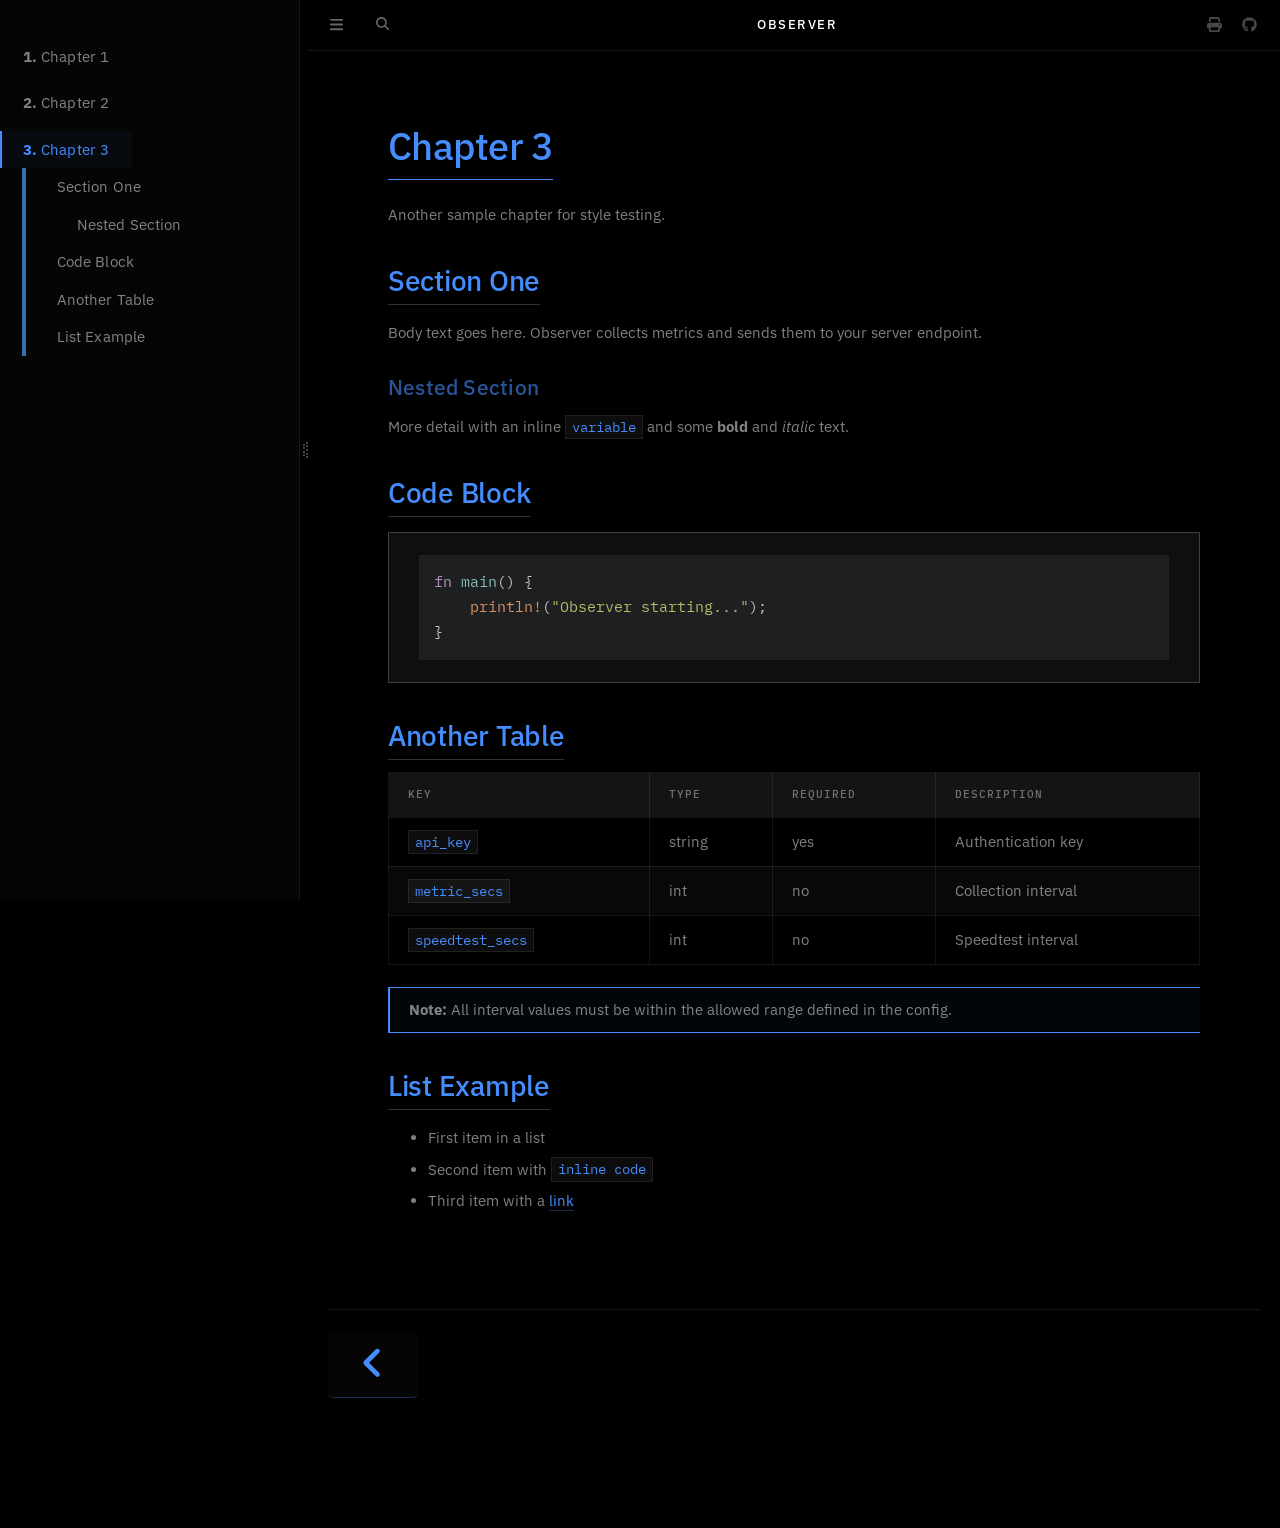
<file: chapter_3.html>
<!DOCTYPE HTML>
<html lang="en" class="coal sidebar-visible" dir="ltr">
    <head>
        <!-- Book generated using mdBook -->
        <meta charset="UTF-8">
        <title>Chapter 3 - Observer</title>


        <!-- Custom HTML head -->

        <meta name="description" content="Docs for the Observer backend">
        <meta name="viewport" content="width=device-width, initial-scale=1">
        <meta name="theme-color" content="#ffffff">

        <link rel="icon" href="favicon-de23e50b.svg">
        <link rel="shortcut icon" href="favicon-8114d1fc.png">
        <link rel="stylesheet" href="css/variables-8adf115d.css">
        <link rel="stylesheet" href="css/general-2459343d.css">
        <link rel="stylesheet" href="css/chrome-ae938929.css">
        <link rel="stylesheet" href="css/print-9e4910d8.css" media="print">

        <!-- Fonts -->
        <link rel="stylesheet" href="fonts/fonts-9644e21d.css">

        <!-- Highlight.js Stylesheets -->
        <link rel="stylesheet" id="mdbook-highlight-css" href="highlight-493f70e1.css">
        <link rel="stylesheet" id="mdbook-tomorrow-night-css" href="tomorrow-night-4c0ae647.css">
        <link rel="stylesheet" id="mdbook-ayu-highlight-css" href="ayu-highlight-3fdfc3ac.css">

        <!-- Custom theme stylesheets -->
        <link rel="stylesheet" href="theme/custom-95890d83.css">


        <!-- Provide site root and default themes to javascript -->
        <script>
            const path_to_root = "";
            const default_light_theme = "coal";
            const default_dark_theme = "coal";
            window.path_to_searchindex_js = "searchindex-f69ef9e9.js";
        </script>
        <!-- Start loading toc.js asap -->
        <script src="toc-3fa54c7d.js"></script>
    </head>
    <body>
    <div id="mdbook-help-container">
        <div id="mdbook-help-popup">
            <h2 class="mdbook-help-title">Keyboard shortcuts</h2>
            <div>
                <p>Press <kbd>←</kbd> or <kbd>→</kbd> to navigate between chapters</p>
                <p>Press <kbd>S</kbd> or <kbd>/</kbd> to search in the book</p>
                <p>Press <kbd>?</kbd> to show this help</p>
                <p>Press <kbd>Esc</kbd> to hide this help</p>
            </div>
        </div>
    </div>
    <div id="mdbook-body-container">
        <!-- Work around some values being stored in localStorage wrapped in quotes -->
        <script>
            try {
                let theme = localStorage.getItem('mdbook-theme');
                let sidebar = localStorage.getItem('mdbook-sidebar');

                if (theme.startsWith('"') && theme.endsWith('"')) {
                    localStorage.setItem('mdbook-theme', theme.slice(1, theme.length - 1));
                }

                if (sidebar.startsWith('"') && sidebar.endsWith('"')) {
                    localStorage.setItem('mdbook-sidebar', sidebar.slice(1, sidebar.length - 1));
                }
            } catch (e) { }
        </script>

        <!-- Set the theme before any content is loaded, prevents flash -->
        <script>
            const default_theme = window.matchMedia("(prefers-color-scheme: dark)").matches ? default_dark_theme : default_light_theme;
            let theme;
            try { theme = localStorage.getItem('mdbook-theme'); } catch(e) { }
            if (theme === null || theme === undefined) { theme = default_theme; }
            const html = document.documentElement;
            html.classList.remove('coal')
            html.classList.add(theme);
            html.classList.add("js");
        </script>

        <input type="checkbox" id="mdbook-sidebar-toggle-anchor" class="hidden">

        <!-- Hide / unhide sidebar before it is displayed -->
        <script>
            let sidebar = null;
            const sidebar_toggle = document.getElementById("mdbook-sidebar-toggle-anchor");
            if (document.body.clientWidth >= 1080) {
                try { sidebar = localStorage.getItem('mdbook-sidebar'); } catch(e) { }
                sidebar = sidebar || 'visible';
            } else {
                sidebar = 'hidden';
                sidebar_toggle.checked = false;
            }
            if (sidebar === 'visible') {
                sidebar_toggle.checked = true;
            } else {
                html.classList.remove('sidebar-visible');
            }
        </script>

        <nav id="mdbook-sidebar" class="sidebar" aria-label="Table of contents">
            <!-- populated by js -->
            <mdbook-sidebar-scrollbox class="sidebar-scrollbox"></mdbook-sidebar-scrollbox>
            <noscript>
                <iframe class="sidebar-iframe-outer" src="toc.html"></iframe>
            </noscript>
            <div id="mdbook-sidebar-resize-handle" class="sidebar-resize-handle">
                <div class="sidebar-resize-indicator"></div>
            </div>
        </nav>

        <div id="mdbook-page-wrapper" class="page-wrapper">

            <div class="page">
                <div id="mdbook-menu-bar-hover-placeholder"></div>
                <div id="mdbook-menu-bar" class="menu-bar sticky">
                    <div class="left-buttons">
                        <label id="mdbook-sidebar-toggle" class="icon-button" for="mdbook-sidebar-toggle-anchor" title="Toggle Table of Contents" aria-label="Toggle Table of Contents" aria-controls="mdbook-sidebar">
                            <span class=fa-svg><svg xmlns="http://www.w3.org/2000/svg" viewBox="0 0 448 512"><!--! Font Awesome Free 6.2.0 by @fontawesome - https://fontawesome.com License - https://fontawesome.com/license/free (Icons: CC BY 4.0, Fonts: SIL OFL 1.1, Code: MIT License) Copyright 2022 Fonticons, Inc. --><path d="M0 96C0 78.3 14.3 64 32 64H416c17.7 0 32 14.3 32 32s-14.3 32-32 32H32C14.3 128 0 113.7 0 96zM0 256c0-17.7 14.3-32 32-32H416c17.7 0 32 14.3 32 32s-14.3 32-32 32H32c-17.7 0-32-14.3-32-32zM448 416c0 17.7-14.3 32-32 32H32c-17.7 0-32-14.3-32-32s14.3-32 32-32H416c17.7 0 32 14.3 32 32z"/></svg></span>
                        </label>
                        <button id="mdbook-theme-toggle" class="icon-button" type="button" title="Change theme" aria-label="Change theme" aria-haspopup="true" aria-expanded="false" aria-controls="mdbook-theme-list">
                            <span class=fa-svg><svg xmlns="http://www.w3.org/2000/svg" viewBox="0 0 576 512"><!--! Font Awesome Free 6.2.0 by @fontawesome - https://fontawesome.com License - https://fontawesome.com/license/free (Icons: CC BY 4.0, Fonts: SIL OFL 1.1, Code: MIT License) Copyright 2022 Fonticons, Inc. --><path d="M371.3 367.1c27.3-3.9 51.9-19.4 67.2-42.9L600.2 74.1c12.6-19.5 9.4-45.3-7.6-61.2S549.7-4.4 531.1 9.6L294.4 187.2c-24 18-38.2 46.1-38.4 76.1L371.3 367.1zm-19.6 25.4l-116-104.4C175.9 290.3 128 339.6 128 400c0 3.9 .2 7.8 .6 11.6c1.8 17.5-10.2 36.4-27.8 36.4H96c-17.7 0-32 14.3-32 32s14.3 32 32 32H240c61.9 0 112-50.1 112-112c0-2.5-.1-5-.2-7.5z"/></svg></span>
                        </button>
                        <ul id="mdbook-theme-list" class="theme-popup" aria-label="Themes" role="menu">
                            <li role="none"><button role="menuitem" class="theme" id="mdbook-theme-default_theme">Auto</button></li>
                            <li role="none"><button role="menuitem" class="theme" id="mdbook-theme-light">Light</button></li>
                            <li role="none"><button role="menuitem" class="theme" id="mdbook-theme-rust">Rust</button></li>
                            <li role="none"><button role="menuitem" class="theme" id="mdbook-theme-coal">Coal</button></li>
                            <li role="none"><button role="menuitem" class="theme" id="mdbook-theme-navy">Navy</button></li>
                            <li role="none"><button role="menuitem" class="theme" id="mdbook-theme-ayu">Ayu</button></li>
                        </ul>
                        <button id="mdbook-search-toggle" class="icon-button" type="button" title="Search (`/`)" aria-label="Toggle Searchbar" aria-expanded="false" aria-keyshortcuts="/ s" aria-controls="mdbook-searchbar">
                            <span class=fa-svg><svg xmlns="http://www.w3.org/2000/svg" viewBox="0 0 512 512"><!--! Font Awesome Free 6.2.0 by @fontawesome - https://fontawesome.com License - https://fontawesome.com/license/free (Icons: CC BY 4.0, Fonts: SIL OFL 1.1, Code: MIT License) Copyright 2022 Fonticons, Inc. --><path d="M416 208c0 45.9-14.9 88.3-40 122.7L502.6 457.4c12.5 12.5 12.5 32.8 0 45.3s-32.8 12.5-45.3 0L330.7 376c-34.4 25.2-76.8 40-122.7 40C93.1 416 0 322.9 0 208S93.1 0 208 0S416 93.1 416 208zM208 352c79.5 0 144-64.5 144-144s-64.5-144-144-144S64 128.5 64 208s64.5 144 144 144z"/></svg></span>
                        </button>
                    </div>

                    <h1 class="menu-title">Observer</h1>

                    <div class="right-buttons">
                        <a href="print.html" title="Print this book" aria-label="Print this book">
                            <span class=fa-svg id="print-button"><svg xmlns="http://www.w3.org/2000/svg" viewBox="0 0 512 512"><!--! Font Awesome Free 6.2.0 by @fontawesome - https://fontawesome.com License - https://fontawesome.com/license/free (Icons: CC BY 4.0, Fonts: SIL OFL 1.1, Code: MIT License) Copyright 2022 Fonticons, Inc. --><path d="M128 0C92.7 0 64 28.7 64 64v96h64V64H354.7L384 93.3V160h64V93.3c0-17-6.7-33.3-18.7-45.3L400 18.7C388 6.7 371.7 0 354.7 0H128zM384 352v32 64H128V384 368 352H384zm64 32h32c17.7 0 32-14.3 32-32V256c0-35.3-28.7-64-64-64H64c-35.3 0-64 28.7-64 64v96c0 17.7 14.3 32 32 32H64v64c0 35.3 28.7 64 64 64H384c35.3 0 64-28.7 64-64V384zm-16-88c-13.3 0-24-10.7-24-24s10.7-24 24-24s24 10.7 24 24s-10.7 24-24 24z"/></svg></span>
                        </a>
                        <a href="https://github.com/ObServe-Your-Server/observer" title="Git repository" aria-label="Git repository">
                            <span class=fa-svg><svg xmlns="http://www.w3.org/2000/svg" viewBox="0 0 496 512"><!--! Font Awesome Free 6.2.0 by @fontawesome - https://fontawesome.com License - https://fontawesome.com/license/free (Icons: CC BY 4.0, Fonts: SIL OFL 1.1, Code: MIT License) Copyright 2022 Fonticons, Inc. --><path d="M165.9 397.4c0 2-2.3 3.6-5.2 3.6-3.3.3-5.6-1.3-5.6-3.6 0-2 2.3-3.6 5.2-3.6 3-.3 5.6 1.3 5.6 3.6zm-31.1-4.5c-.7 2 1.3 4.3 4.3 4.9 2.6 1 5.6 0 6.2-2s-1.3-4.3-4.3-5.2c-2.6-.7-5.5.3-6.2 2.3zm44.2-1.7c-2.9.7-4.9 2.6-4.6 4.9.3 2 2.9 3.3 5.9 2.6 2.9-.7 4.9-2.6 4.6-4.6-.3-1.9-3-3.2-5.9-2.9zM244.8 8C106.1 8 0 113.3 0 252c0 110.9 69.8 205.8 169.5 239.2 12.8 2.3 17.3-5.6 17.3-12.1 0-6.2-.3-40.4-.3-61.4 0 0-70 15-84.7-29.8 0 0-11.4-29.1-27.8-36.6 0 0-22.9-15.7 1.6-15.4 0 0 24.9 2 38.6 25.8 21.9 38.6 58.6 27.5 72.9 20.9 2.3-16 8.8-27.1 16-33.7-55.9-6.2-112.3-14.3-112.3-110.5 0-27.5 7.6-41.3 23.6-58.9-2.6-6.5-11.1-33.3 2.6-67.9 20.9-6.5 69 27 69 27 20-5.6 41.5-8.5 62.8-8.5s42.8 2.9 62.8 8.5c0 0 48.1-33.6 69-27 13.7 34.7 5.2 61.4 2.6 67.9 16 17.7 25.8 31.5 25.8 58.9 0 96.5-58.9 104.2-114.8 110.5 9.2 7.9 17 22.9 17 46.4 0 33.7-.3 75.4-.3 83.6 0 6.5 4.6 14.4 17.3 12.1C428.2 457.8 496 362.9 496 252 496 113.3 383.5 8 244.8 8zM97.2 352.9c-1.3 1-1 3.3.7 5.2 1.6 1.6 3.9 2.3 5.2 1 1.3-1 1-3.3-.7-5.2-1.6-1.6-3.9-2.3-5.2-1zm-10.8-8.1c-.7 1.3.3 2.9 2.3 3.9 1.6 1 3.6.7 4.3-.7.7-1.3-.3-2.9-2.3-3.9-2-.6-3.6-.3-4.3.7zm32.4 35.6c-1.6 1.3-1 4.3 1.3 6.2 2.3 2.3 5.2 2.6 6.5 1 1.3-1.3.7-4.3-1.3-6.2-2.2-2.3-5.2-2.6-6.5-1zm-11.4-14.7c-1.6 1-1.6 3.6 0 5.9 1.6 2.3 4.3 3.3 5.6 2.3 1.6-1.3 1.6-3.9 0-6.2-1.4-2.3-4-3.3-5.6-2z"/></svg></span>
                        </a>

                    </div>
                </div>

                <div id="mdbook-search-wrapper" class="hidden">
                    <form id="mdbook-searchbar-outer" class="searchbar-outer">
                        <div class="search-wrapper">
                            <input type="search" id="mdbook-searchbar" name="searchbar" placeholder="Search this book ..." aria-controls="mdbook-searchresults-outer" aria-describedby="searchresults-header">
                            <div class="spinner-wrapper">
                                <span class=fa-svg id="fa-spin"><svg xmlns="http://www.w3.org/2000/svg" viewBox="0 0 512 512"><!--! Font Awesome Free 6.2.0 by @fontawesome - https://fontawesome.com License - https://fontawesome.com/license/free (Icons: CC BY 4.0, Fonts: SIL OFL 1.1, Code: MIT License) Copyright 2022 Fonticons, Inc. --><path d="M304 48c0-26.5-21.5-48-48-48s-48 21.5-48 48s21.5 48 48 48s48-21.5 48-48zm0 416c0-26.5-21.5-48-48-48s-48 21.5-48 48s21.5 48 48 48s48-21.5 48-48zM48 304c26.5 0 48-21.5 48-48s-21.5-48-48-48s-48 21.5-48 48s21.5 48 48 48zm464-48c0-26.5-21.5-48-48-48s-48 21.5-48 48s21.5 48 48 48s48-21.5 48-48zM142.9 437c18.7-18.7 18.7-49.1 0-67.9s-49.1-18.7-67.9 0s-18.7 49.1 0 67.9s49.1 18.7 67.9 0zm0-294.2c18.7-18.7 18.7-49.1 0-67.9S93.7 56.2 75 75s-18.7 49.1 0 67.9s49.1 18.7 67.9 0zM369.1 437c18.7 18.7 49.1 18.7 67.9 0s18.7-49.1 0-67.9s-49.1-18.7-67.9 0s-18.7 49.1 0 67.9z"/></svg></span>
                            </div>
                        </div>
                    </form>
                    <div id="mdbook-searchresults-outer" class="searchresults-outer hidden">
                        <div id="mdbook-searchresults-header" class="searchresults-header"></div>
                        <ul id="mdbook-searchresults">
                        </ul>
                    </div>
                </div>

                <!-- Apply ARIA attributes after the sidebar and the sidebar toggle button are added to the DOM -->
                <script>
                    document.getElementById('mdbook-sidebar-toggle').setAttribute('aria-expanded', sidebar === 'visible');
                    document.getElementById('mdbook-sidebar').setAttribute('aria-hidden', sidebar !== 'visible');
                    Array.from(document.querySelectorAll('#mdbook-sidebar a')).forEach(function(link) {
                        link.setAttribute('tabIndex', sidebar === 'visible' ? 0 : -1);
                    });
                </script>

                <div id="mdbook-content" class="content">
                    <main>
                        <h1 id="chapter-3"><a class="header" href="#chapter-3">Chapter 3</a></h1>
<p>Another sample chapter for style testing.</p>
<h2 id="section-one"><a class="header" href="#section-one">Section One</a></h2>
<p>Body text goes here. Observer collects metrics and sends them to your server endpoint.</p>
<h3 id="nested-section"><a class="header" href="#nested-section">Nested Section</a></h3>
<p>More detail with an inline <code>variable</code> and some <strong>bold</strong> and <em>italic</em> text.</p>
<h2 id="code-block"><a class="header" href="#code-block">Code Block</a></h2>
<pre class="playground"><code class="language-rust">fn main() {
    println!("Observer starting...");
}</code></pre>
<h2 id="another-table"><a class="header" href="#another-table">Another Table</a></h2>
<div class="table-wrapper">
<table>
<thead>
<tr><th>Key</th><th>Type</th><th>Required</th><th>Description</th></tr>
</thead>
<tbody>
<tr><td><code>api_key</code></td><td>string</td><td>yes</td><td>Authentication key</td></tr>
<tr><td><code>metric_secs</code></td><td>int</td><td>no</td><td>Collection interval</td></tr>
<tr><td><code>speedtest_secs</code></td><td>int</td><td>no</td><td>Speedtest interval</td></tr>
</tbody>
</table>
</div>
<blockquote>
<p><strong>Note:</strong> All interval values must be within the allowed range defined in the config.</p>
</blockquote>
<h2 id="list-example"><a class="header" href="#list-example">List Example</a></h2>
<ul>
<li>First item in a list</li>
<li>Second item with <code>inline code</code></li>
<li>Third item with a <a href="./chapter_1.html">link</a></li>
</ul>

                    </main>

                    <nav class="nav-wrapper" aria-label="Page navigation">
                        <!-- Mobile navigation buttons -->
                            <a rel="prev" href="chapter_2.html" class="mobile-nav-chapters previous" title="Previous chapter" aria-label="Previous chapter" aria-keyshortcuts="Left">
                                <span class=fa-svg><svg xmlns="http://www.w3.org/2000/svg" viewBox="0 0 320 512"><!--! Font Awesome Free 6.2.0 by @fontawesome - https://fontawesome.com License - https://fontawesome.com/license/free (Icons: CC BY 4.0, Fonts: SIL OFL 1.1, Code: MIT License) Copyright 2022 Fonticons, Inc. --><path d="M41.4 233.4c-12.5 12.5-12.5 32.8 0 45.3l160 160c12.5 12.5 32.8 12.5 45.3 0s12.5-32.8 0-45.3L109.3 256 246.6 118.6c12.5-12.5 12.5-32.8 0-45.3s-32.8-12.5-45.3 0l-160 160z"/></svg></span>
                            </a>


                        <div style="clear: both"></div>
                    </nav>
                </div>
            </div>

            <nav class="nav-wide-wrapper" aria-label="Page navigation">
                    <a rel="prev" href="chapter_2.html" class="nav-chapters previous" title="Previous chapter" aria-label="Previous chapter" aria-keyshortcuts="Left">
                        <span class=fa-svg><svg xmlns="http://www.w3.org/2000/svg" viewBox="0 0 320 512"><!--! Font Awesome Free 6.2.0 by @fontawesome - https://fontawesome.com License - https://fontawesome.com/license/free (Icons: CC BY 4.0, Fonts: SIL OFL 1.1, Code: MIT License) Copyright 2022 Fonticons, Inc. --><path d="M41.4 233.4c-12.5 12.5-12.5 32.8 0 45.3l160 160c12.5 12.5 32.8 12.5 45.3 0s12.5-32.8 0-45.3L109.3 256 246.6 118.6c12.5-12.5 12.5-32.8 0-45.3s-32.8-12.5-45.3 0l-160 160z"/></svg></span>
                    </a>

            </nav>

        </div>

        <template id=fa-eye><span class=fa-svg><svg xmlns="http://www.w3.org/2000/svg" viewBox="0 0 576 512"><!--! Font Awesome Free 6.2.0 by @fontawesome - https://fontawesome.com License - https://fontawesome.com/license/free (Icons: CC BY 4.0, Fonts: SIL OFL 1.1, Code: MIT License) Copyright 2022 Fonticons, Inc. --><path d="M288 32c-80.8 0-145.5 36.8-192.6 80.6C48.6 156 17.3 208 2.5 243.7c-3.3 7.9-3.3 16.7 0 24.6C17.3 304 48.6 356 95.4 399.4C142.5 443.2 207.2 480 288 480s145.5-36.8 192.6-80.6c46.8-43.5 78.1-95.4 93-131.1c3.3-7.9 3.3-16.7 0-24.6c-14.9-35.7-46.2-87.7-93-131.1C433.5 68.8 368.8 32 288 32zM432 256c0 79.5-64.5 144-144 144s-144-64.5-144-144s64.5-144 144-144s144 64.5 144 144zM288 192c0 35.3-28.7 64-64 64c-11.5 0-22.3-3-31.6-8.4c-.2 2.8-.4 5.5-.4 8.4c0 53 43 96 96 96s96-43 96-96s-43-96-96-96c-2.8 0-5.6 .1-8.4 .4c5.3 9.3 8.4 20.1 8.4 31.6z"/></svg></span></template>
        <template id=fa-eye-slash><span class=fa-svg><svg xmlns="http://www.w3.org/2000/svg" viewBox="0 0 640 512"><!--! Font Awesome Free 6.2.0 by @fontawesome - https://fontawesome.com License - https://fontawesome.com/license/free (Icons: CC BY 4.0, Fonts: SIL OFL 1.1, Code: MIT License) Copyright 2022 Fonticons, Inc. --><path d="M38.8 5.1C28.4-3.1 13.3-1.2 5.1 9.2S-1.2 34.7 9.2 42.9l592 464c10.4 8.2 25.5 6.3 33.7-4.1s6.3-25.5-4.1-33.7L525.6 386.7c39.6-40.6 66.4-86.1 79.9-118.4c3.3-7.9 3.3-16.7 0-24.6c-14.9-35.7-46.2-87.7-93-131.1C465.5 68.8 400.8 32 320 32c-68.2 0-125 26.3-169.3 60.8L38.8 5.1zM223.1 149.5C248.6 126.2 282.7 112 320 112c79.5 0 144 64.5 144 144c0 24.9-6.3 48.3-17.4 68.7L408 294.5c5.2-11.8 8-24.8 8-38.5c0-53-43-96-96-96c-2.8 0-5.6 .1-8.4 .4c5.3 9.3 8.4 20.1 8.4 31.6c0 10.2-2.4 19.8-6.6 28.3l-90.3-70.8zm223.1 298L373 389.9c-16.4 6.5-34.3 10.1-53 10.1c-79.5 0-144-64.5-144-144c0-6.9 .5-13.6 1.4-20.2L83.1 161.5C60.3 191.2 44 220.8 34.5 243.7c-3.3 7.9-3.3 16.7 0 24.6c14.9 35.7 46.2 87.7 93 131.1C174.5 443.2 239.2 480 320 480c47.8 0 89.9-12.9 126.2-32.5z"/></svg></span></template>
        <template id=fa-copy><span class=fa-svg><svg xmlns="http://www.w3.org/2000/svg" viewBox="0 0 512 512"><!--! Font Awesome Free 6.2.0 by @fontawesome - https://fontawesome.com License - https://fontawesome.com/license/free (Icons: CC BY 4.0, Fonts: SIL OFL 1.1, Code: MIT License) Copyright 2022 Fonticons, Inc. --><path d="M502.6 70.63l-61.25-61.25C435.4 3.371 427.2 0 418.7 0H255.1c-35.35 0-64 28.66-64 64l.0195 256C192 355.4 220.7 384 256 384h192c35.2 0 64-28.8 64-64V93.25C512 84.77 508.6 76.63 502.6 70.63zM464 320c0 8.836-7.164 16-16 16H255.1c-8.838 0-16-7.164-16-16L239.1 64.13c0-8.836 7.164-16 16-16h128L384 96c0 17.67 14.33 32 32 32h47.1V320zM272 448c0 8.836-7.164 16-16 16H63.1c-8.838 0-16-7.164-16-16L47.98 192.1c0-8.836 7.164-16 16-16H160V128H63.99c-35.35 0-64 28.65-64 64l.0098 256C.002 483.3 28.66 512 64 512h192c35.2 0 64-28.8 64-64v-32h-47.1L272 448z"/></svg></span></template>
        <template id=fa-play><span class=fa-svg><svg xmlns="http://www.w3.org/2000/svg" viewBox="0 0 384 512"><!--! Font Awesome Free 6.2.0 by @fontawesome - https://fontawesome.com License - https://fontawesome.com/license/free (Icons: CC BY 4.0, Fonts: SIL OFL 1.1, Code: MIT License) Copyright 2022 Fonticons, Inc. --><path d="M73 39c-14.8-9.1-33.4-9.4-48.5-.9S0 62.6 0 80V432c0 17.4 9.4 33.4 24.5 41.9s33.7 8.1 48.5-.9L361 297c14.3-8.7 23-24.2 23-41s-8.7-32.2-23-41L73 39z"/></svg></span></template>
        <template id=fa-clock-rotate-left><span class=fa-svg><svg xmlns="http://www.w3.org/2000/svg" viewBox="0 0 512 512"><!--! Font Awesome Free 6.2.0 by @fontawesome - https://fontawesome.com License - https://fontawesome.com/license/free (Icons: CC BY 4.0, Fonts: SIL OFL 1.1, Code: MIT License) Copyright 2022 Fonticons, Inc. --><path d="M75 75L41 41C25.9 25.9 0 36.6 0 57.9V168c0 13.3 10.7 24 24 24H134.1c21.4 0 32.1-25.9 17-41l-30.8-30.8C155 85.5 203 64 256 64c106 0 192 86 192 192s-86 192-192 192c-40.8 0-78.6-12.7-109.7-34.4c-14.5-10.1-34.4-6.6-44.6 7.9s-6.6 34.4 7.9 44.6C151.2 495 201.7 512 256 512c141.4 0 256-114.6 256-256S397.4 0 256 0C185.3 0 121.3 28.7 75 75zm181 53c-13.3 0-24 10.7-24 24V256c0 6.4 2.5 12.5 7 17l72 72c9.4 9.4 24.6 9.4 33.9 0s9.4-24.6 0-33.9l-65-65V152c0-13.3-10.7-24-24-24z"/></svg></span></template>



        <script>
            window.playground_copyable = true;
        </script>


        <script src="elasticlunr-ef4e11c1.min.js"></script>
        <script src="mark-09e88c2c.min.js"></script>
        <script src="searcher-c2a407aa.js"></script>

        <script src="clipboard-1626706a.min.js"></script>
        <script src="highlight-abc7f01d.js"></script>
        <script src="book-a0b12cfe.js"></script>

        <!-- Custom JS scripts -->



    </div>
    </body>
</html>
</file>
<file: css/variables-8adf115d.css>
/* Globals */

:root {
    --sidebar-target-width: 300px;
    --sidebar-width: min(var(--sidebar-target-width), 80vw);
    --sidebar-resize-indicator-width: 8px;
    --sidebar-resize-indicator-space: 2px;
    --page-padding: 15px;
    --content-max-width: 750px;
    --menu-bar-height: 50px;
    --mono-font: "Source Code Pro", Consolas, "Ubuntu Mono", Menlo, "DejaVu Sans Mono", monospace, monospace;
    --code-font-size: 0.875em; /* please adjust the ace font size accordingly in editor.js */
    --searchbar-margin-block-start: 5px;
}

/* Themes */

.ayu {
    --bg: hsl(210, 25%, 8%);
    --fg: #c5c5c5;

    --sidebar-bg: #14191f;
    --sidebar-fg: #c8c9db;
    --sidebar-non-existant: #5c6773;
    --sidebar-active: #ffb454;
    --sidebar-spacer: #2d334f;

    --scrollbar: var(--sidebar-fg);

    --icons: #737480;
    --icons-hover: #b7b9cc;

    --links: #0096cf;

    --inline-code-color: #ffb454;

    --theme-popup-bg: #14191f;
    --theme-popup-border: #5c6773;
    --theme-hover: #191f26;

    --quote-bg: hsl(226, 15%, 17%);
    --quote-border: hsl(226, 15%, 22%);

    --warning-border: #ff8e00;

    --table-border-color: hsl(210, 25%, 13%);
    --table-header-bg: hsl(210, 25%, 28%);
    --table-alternate-bg: hsl(210, 25%, 11%);

    --searchbar-border-color: #848484;
    --searchbar-bg: #424242;
    --searchbar-fg: #fff;
    --searchbar-shadow-color: #d4c89f;
    --searchresults-header-fg: #666;
    --searchresults-border-color: #888;
    --searchresults-li-bg: #252932;
    --search-mark-bg: #e3b171;

    --color-scheme: dark;

    /* Same as `--icons` */
    --copy-button-filter: invert(45%) sepia(6%) saturate(621%) hue-rotate(198deg) brightness(99%) contrast(85%);
    /* Same as `--sidebar-active` */
    --copy-button-filter-hover: invert(68%) sepia(55%) saturate(531%) hue-rotate(341deg) brightness(104%) contrast(101%);

    --footnote-highlight: #2668a6;

    --overlay-bg: rgba(33, 40, 48, 0.4);

    --blockquote-note-color: #74b9ff;
    --blockquote-tip-color: #09ca09;
    --blockquote-important-color: #d3abff;
    --blockquote-warning-color: #f0b72f;
    --blockquote-caution-color: #f21424;

    --sidebar-header-border-color: #c18639;
}

.coal {
    --bg: hsl(200, 7%, 8%);
    --fg: #98a3ad;

    --sidebar-bg: #292c2f;
    --sidebar-fg: #a1adb8;
    --sidebar-non-existant: #505254;
    --sidebar-active: #3473ad;
    --sidebar-spacer: #393939;

    --scrollbar: var(--sidebar-fg);

    --icons: #43484d;
    --icons-hover: #b3c0cc;

    --links: #2b79a2;

    --inline-code-color: #c5c8c6;

    --theme-popup-bg: #141617;
    --theme-popup-border: #43484d;
    --theme-hover: #1f2124;

    --quote-bg: hsl(234, 21%, 18%);
    --quote-border: hsl(234, 21%, 23%);

    --warning-border: #ff8e00;

    --table-border-color: hsl(200, 7%, 13%);
    --table-header-bg: hsl(200, 7%, 28%);
    --table-alternate-bg: hsl(200, 7%, 11%);

    --searchbar-border-color: #aaa;
    --searchbar-bg: #b7b7b7;
    --searchbar-fg: #000;
    --searchbar-shadow-color: #aaa;
    --searchresults-header-fg: #666;
    --searchresults-border-color: #98a3ad;
    --searchresults-li-bg: #2b2b2f;
    --search-mark-bg: #355c7d;

    --color-scheme: dark;

    /* Same as `--icons` */
    --copy-button-filter: invert(26%) sepia(8%) saturate(575%) hue-rotate(169deg) brightness(87%) contrast(82%);
    /* Same as `--sidebar-active` */
    --copy-button-filter-hover: invert(36%) sepia(70%) saturate(503%) hue-rotate(167deg) brightness(98%) contrast(89%);

    --footnote-highlight: #4079ae;

    --overlay-bg: rgba(33, 40, 48, 0.4);

    --blockquote-note-color: #4493f8;
    --blockquote-tip-color: #08ae08;
    --blockquote-important-color: #ab7df8;
    --blockquote-warning-color: #d29922;
    --blockquote-caution-color: #d91b29;

    --sidebar-header-border-color: #3473ad;
}

.light, html:not(.js) {
    --bg: hsl(0, 0%, 100%);
    --fg: hsl(0, 0%, 0%);

    --sidebar-bg: #fafafa;
    --sidebar-fg: hsl(0, 0%, 0%);
    --sidebar-non-existant: #aaaaaa;
    --sidebar-active: #1f1fff;
    --sidebar-spacer: #f4f4f4;

    --scrollbar: #8F8F8F;

    --icons: #747474;
    --icons-hover: #000000;

    --links: #20609f;

    --inline-code-color: #301900;

    --theme-popup-bg: #fafafa;
    --theme-popup-border: #cccccc;
    --theme-hover: #e6e6e6;

    --quote-bg: hsl(197, 37%, 96%);
    --quote-border: hsl(197, 37%, 91%);

    --warning-border: #ff8e00;

    --table-border-color: hsl(0, 0%, 95%);
    --table-header-bg: hsl(0, 0%, 80%);
    --table-alternate-bg: hsl(0, 0%, 97%);

    --searchbar-border-color: #aaa;
    --searchbar-bg: #fafafa;
    --searchbar-fg: #000;
    --searchbar-shadow-color: #aaa;
    --searchresults-header-fg: #666;
    --searchresults-border-color: #888;
    --searchresults-li-bg: #e4f2fe;
    --search-mark-bg: #a2cff5;

    --color-scheme: light;

    /* Same as `--icons` */
    --copy-button-filter: invert(45.49%);
    /* Same as `--sidebar-active` */
    --copy-button-filter-hover: invert(14%) sepia(93%) saturate(4250%) hue-rotate(243deg) brightness(99%) contrast(130%);

    --footnote-highlight: #7e7eff;

    --overlay-bg: rgba(200, 200, 205, 0.4);

    --blockquote-note-color: #0969da;
    --blockquote-tip-color: #008000;
    --blockquote-important-color: #8250df;
    --blockquote-warning-color: #9a6700;
    --blockquote-caution-color: #b52731;

    --sidebar-header-border-color: #6e6edb;
}

.navy {
    --bg: hsl(226, 23%, 11%);
    --fg: #bcbdd0;

    --sidebar-bg: #282d3f;
    --sidebar-fg: #c8c9db;
    --sidebar-non-existant: #505274;
    --sidebar-active: #2b79a2;
    --sidebar-spacer: #2d334f;

    --scrollbar: var(--sidebar-fg);

    --icons: #737480;
    --icons-hover: #b7b9cc;

    --links: #2b79a2;

    --inline-code-color: #c5c8c6;

    --theme-popup-bg: #161923;
    --theme-popup-border: #737480;
    --theme-hover: #282e40;

    --quote-bg: hsl(226, 15%, 17%);
    --quote-border: hsl(226, 15%, 22%);

    --warning-border: #ff8e00;

    --table-border-color: hsl(226, 23%, 16%);
    --table-header-bg: hsl(226, 23%, 31%);
    --table-alternate-bg: hsl(226, 23%, 14%);

    --searchbar-border-color: #aaa;
    --searchbar-bg: #aeaec6;
    --searchbar-fg: #000;
    --searchbar-shadow-color: #aaa;
    --searchresults-header-fg: #5f5f71;
    --searchresults-border-color: #5c5c68;
    --searchresults-li-bg: #242430;
    --search-mark-bg: #a2cff5;

    --color-scheme: dark;

    /* Same as `--icons` */
    --copy-button-filter: invert(51%) sepia(10%) saturate(393%) hue-rotate(198deg) brightness(86%) contrast(87%);
    /* Same as `--sidebar-active` */
    --copy-button-filter-hover: invert(46%) sepia(20%) saturate(1537%) hue-rotate(156deg) brightness(85%) contrast(90%);

    --footnote-highlight: #4079ae;

    --overlay-bg: rgba(33, 40, 48, 0.4);

    --blockquote-note-color: #4493f8;
    --blockquote-tip-color: #09ca09;
    --blockquote-important-color: #ab7df8;
    --blockquote-warning-color: #d29922;
    --blockquote-caution-color: #f21424;

    --sidebar-header-border-color: #2f6ab5;
}

.rust {
    --bg: hsl(60, 9%, 87%);
    --fg: #262625;

    --sidebar-bg: #3b2e2a;
    --sidebar-fg: #c8c9db;
    --sidebar-non-existant: #505254;
    --sidebar-active: #e69f67;
    --sidebar-spacer: #45373a;

    --scrollbar: var(--sidebar-fg);

    --icons: #737480;
    --icons-hover: #262625;

    --links: #2b79a2;

    --inline-code-color: #6e6b5e;

    --theme-popup-bg: #e1e1db;
    --theme-popup-border: #b38f6b;
    --theme-hover: #99908a;

    --quote-bg: hsl(60, 5%, 75%);
    --quote-border: hsl(60, 5%, 70%);

    --warning-border: #ff8e00;

    --table-border-color: hsl(60, 9%, 82%);
    --table-header-bg: #b3a497;
    --table-alternate-bg: hsl(60, 9%, 84%);

    --searchbar-border-color: #aaa;
    --searchbar-bg: #fafafa;
    --searchbar-fg: #000;
    --searchbar-shadow-color: #aaa;
    --searchresults-header-fg: #666;
    --searchresults-border-color: #888;
    --searchresults-li-bg: #dec2a2;
    --search-mark-bg: #e69f67;

    /* Same as `--icons` */
    --copy-button-filter: invert(51%) sepia(10%) saturate(393%) hue-rotate(198deg) brightness(86%) contrast(87%);
    /* Same as `--sidebar-active` */
    --copy-button-filter-hover: invert(77%) sepia(16%) saturate(1798%) hue-rotate(328deg) brightness(98%) contrast(83%);

    --footnote-highlight: #d3a17a;

    --overlay-bg: rgba(150, 150, 150, 0.25);

    --blockquote-note-color: #023b95;
    --blockquote-tip-color: #007700;
    --blockquote-important-color: #8250df;
    --blockquote-warning-color: #603700;
    --blockquote-caution-color: #aa1721;

    --sidebar-header-border-color: #8c391f;
}

@media (prefers-color-scheme: dark) {
    html:not(.js) {
        --bg: hsl(200, 7%, 8%);
        --fg: #98a3ad;

        --sidebar-bg: #292c2f;
        --sidebar-fg: #a1adb8;
        --sidebar-non-existant: #505254;
        --sidebar-active: #3473ad;
        --sidebar-spacer: #393939;

        --scrollbar: var(--sidebar-fg);

        --icons: #43484d;
        --icons-hover: #b3c0cc;

        --links: #2b79a2;

        --inline-code-color: #c5c8c6;

        --theme-popup-bg: #141617;
        --theme-popup-border: #43484d;
        --theme-hover: #1f2124;

        --quote-bg: hsl(234, 21%, 18%);
        --quote-border: hsl(234, 21%, 23%);

        --warning-border: #ff8e00;

        --table-border-color: hsl(200, 7%, 13%);
        --table-header-bg: hsl(200, 7%, 28%);
        --table-alternate-bg: hsl(200, 7%, 11%);

        --searchbar-border-color: #aaa;
        --searchbar-bg: #b7b7b7;
        --searchbar-fg: #000;
        --searchbar-shadow-color: #aaa;
        --searchresults-header-fg: #666;
        --searchresults-border-color: #98a3ad;
        --searchresults-li-bg: #2b2b2f;
        --search-mark-bg: #355c7d;

        --color-scheme: dark;

        /* Same as `--icons` */
        --copy-button-filter: invert(26%) sepia(8%) saturate(575%) hue-rotate(169deg) brightness(87%) contrast(82%);
        /* Same as `--sidebar-active` */
        --copy-button-filter-hover: invert(36%) sepia(70%) saturate(503%) hue-rotate(167deg) brightness(98%) contrast(89%);

        --footnote-highlight: #4079ae;

        --overlay-bg: rgba(33, 40, 48, 0.4);

        --blockquote-note-color: #4493f8;
        --blockquote-tip-color: #08ae08;
        --blockquote-important-color: #ab7df8;
        --blockquote-warning-color: #d29922;
        --blockquote-caution-color: #d91b29;

        --sidebar-header-border-color: #3473ad;
    }
}
</file>
<file: css/general-2459343d.css>
/* Base styles and content styles */

:root {
    /* Browser default font-size is 16px, this way 1 rem = 10px */
    font-size: 62.5%;
    color-scheme: var(--color-scheme);
}

html {
    font-family: "Open Sans", sans-serif;
    color: var(--fg);
    background-color: var(--bg);
    text-size-adjust: none;
    -webkit-text-size-adjust: none;
}

body {
    margin: 0;
    font-size: 1.6rem;
    overflow-x: hidden;
}

code {
    font-family: var(--mono-font) !important;
    font-size: var(--code-font-size);
    direction: ltr !important;
}

/* make long words/inline code not x overflow */
main {
    overflow-wrap: break-word;
}

/* make wide tables scroll if they overflow */
.table-wrapper {
    overflow-x: auto;
}

/* Don't change font size in headers. */
h1 code, h2 code, h3 code, h4 code, h5 code, h6 code {
    font-size: unset;
}

.left { float: left; }
.right { float: right; }
.boring { opacity: 0.6; }
.hide-boring .boring { display: none; }
.hidden { display: none !important; }

h2, h3 { margin-block-start: 2.5em; }
h4, h5 { margin-block-start: 2em; }

.header + .header h3,
.header + .header h4,
.header + .header h5 {
    margin-block-start: 1em;
}

h1:target::before,
h2:target::before,
h3:target::before,
h4:target::before,
h5:target::before,
h6:target::before,
dt:target::before {
    display: inline-block;
    content: "»";
    margin-inline-start: -30px;
    width: 30px;
}

/* This is broken on Safari as of version 14, but is fixed
   in Safari Technology Preview 117 which I think will be Safari 14.2.
   https://bugs.webkit.org/show_bug.cgi?id=218076
*/
:target {
    /* Safari does not support logical properties */
    scroll-margin-top: calc(var(--menu-bar-height) + 0.5em);
}

.page {
    outline: 0;
    padding: 0 var(--page-padding);
    margin-block-start: calc(0px - var(--menu-bar-height)); /* Compensate for the #mdbook-menu-bar-hover-placeholder */
}
.page-wrapper {
    box-sizing: border-box;
    background-color: var(--bg);
}
html:not(.js) .page-wrapper,
.js:not(.sidebar-resizing) .page-wrapper {
    transition: margin-left 0.3s ease, transform 0.3s ease; /* Animation: slide away */
}
[dir=rtl]:not(.js) .page-wrapper,
[dir=rtl].js:not(.sidebar-resizing) .page-wrapper {
    transition: margin-right 0.3s ease, transform 0.3s ease; /* Animation: slide away */
}

.content {
    overflow-y: auto;
    padding: 0 5px 50px 5px;
}
.content main {
    margin-inline-start: auto;
    margin-inline-end: auto;
    max-width: var(--content-max-width);
}
.content p { line-height: 1.45em; }
.content ol { line-height: 1.45em; }
.content ul { line-height: 1.45em; }
.content a { text-decoration: none; }
.content a:hover { text-decoration: underline; }
.content img, .content video { max-width: 100%; }
.content .header:link,
.content .header:visited {
    color: var(--fg);
}
.content .header:link,
.content .header:visited:hover {
    text-decoration: none;
}

table {
    margin: 0 auto;
    border-collapse: collapse;
}
table td {
    padding: 3px 20px;
    border: 1px var(--table-border-color) solid;
}
table thead {
    background: var(--table-header-bg);
}
table thead td {
    font-weight: 700;
    border: none;
}
table thead th {
    padding: 3px 20px;
}
table thead tr {
    border: 1px var(--table-header-bg) solid;
}
/* Alternate background colors for rows */
table tbody tr:nth-child(2n) {
    background: var(--table-alternate-bg);
}


blockquote {
    margin: 20px 0;
    padding: 0 20px;
    color: var(--fg);
    background-color: var(--quote-bg);
    border-block-start: .1em solid var(--quote-border);
    border-block-end: .1em solid var(--quote-border);
}

/* TODO: Remove .warning in a future version of mdbook, it is replaced by
blockquote tags. */
.warning {
    margin: 20px;
    padding: 0 20px;
    border-inline-start: 2px solid var(--warning-border);
}

.warning:before {
    position: absolute;
    width: 3rem;
    height: 3rem;
    margin-inline-start: calc(-1.5rem - 21px);
    content: "ⓘ";
    text-align: center;
    background-color: var(--bg);
    color: var(--warning-border);
    font-weight: bold;
    font-size: 2rem;
}

blockquote .warning:before {
    background-color: var(--quote-bg);
}

kbd {
    background-color: var(--table-border-color);
    border-radius: 4px;
    border: solid 1px var(--theme-popup-border);
    box-shadow: inset 0 -1px 0 var(--theme-hover);
    display: inline-block;
    font-size: var(--code-font-size);
    font-family: var(--mono-font);
    line-height: 10px;
    padding: 4px 5px;
    vertical-align: middle;
}

sup {
    /* Set the line-height for superscript and footnote references so that there
       isn't an awkward space appearing above lines that contain the footnote.

       See https://github.com/rust-lang/mdBook/pull/2443#discussion_r1813773583
       for an explanation.
    */
    line-height: 0;
}

.footnote-definition {
    font-size: 0.9em;
}
/* The default spacing for a list is a little too large. */
.footnote-definition ul,
.footnote-definition ol {
    padding-left: 20px;
}
.footnote-definition > li {
    /* Required to position the ::before target */
    position: relative;
}
.footnote-definition > li:target {
    scroll-margin-top: 50vh;
}
.footnote-reference:target {
    scroll-margin-top: 50vh;
}
/* Draws a border around the footnote (including the marker) when it is selected.
   TODO: If there are multiple linkbacks, highlight which one you just came
   from so you know which one to click.
*/
.footnote-definition > li:target::before {
    border: 2px solid var(--footnote-highlight);
    border-radius: 6px;
    position: absolute;
    top: -8px;
    right: -8px;
    bottom: -8px;
    left: -32px;
    pointer-events: none;
    content: "";
}
/* Pulses the footnote reference so you can quickly see where you left off reading.
   This could use some improvement.
*/
@media not (prefers-reduced-motion) {
    .footnote-reference:target  {
        animation: fn-highlight 0.8s;
        border-radius: 2px;
    }

    @keyframes fn-highlight {
        from {
            background-color: var(--footnote-highlight);
        }
    }
}

.tooltiptext {
    position: absolute;
    visibility: hidden;
    color: #fff;
    background-color: #333;
    transform: translateX(-50%); /* Center by moving tooltip 50% of its width left */
    left: -8px; /* Half of the width of the icon */
    top: -35px;
    font-size: 0.8em;
    text-align: center;
    border-radius: 6px;
    padding: 5px 8px;
    margin: 5px;
    z-index: 1000;
}
.tooltipped .tooltiptext {
    visibility: visible;
}

.chapter li.part-title {
    color: var(--sidebar-fg);
    margin: 5px 0px;
    font-weight: bold;
}

.result-no-output {
    font-style: italic;
}

.fa-svg svg {
    width: 1em;
    height: 1em;
    fill: currentColor;
    margin-bottom: -0.1em;
}

dt {
    font-weight: bold;
    margin-top: 0.5em;
    margin-bottom: 0.1em;
}

/* This uses a CSS counter to add numbers to definitions, but only if there is
 more than one definition. */
dl, dt {
    counter-reset: dd-counter;
}

/* When there is more than one definition, increment the counter. The first
selector selects the first definition, and the second one selects definitions
2 and beyond.*/
dd:has(+ dd), dd + dd {
    counter-increment: dd-counter;
    /* Use flex display to help with positioning the numbers when there is a p
    tag inside the definition. */
    display: flex;
    align-items: flex-start;
}

/* Shows the counter for definitions. The first selector selects the first
definition, and the second one selections definitions 2 and beyond.*/
dd:has(+ dd)::before, dd + dd::before  {
    content: counter(dd-counter) ". ";
    font-weight: 600;
    display: inline-block;
    margin-right: 0.5em;
}

dd > p {
    /* For loose definitions that have a p tag inside, don't add a bunch of
    space before the definition. */
    margin-top: 0;
}

/* Remove some excess space from the bottom. */
.blockquote-tag p:last-child {
    margin-bottom: 2px;
}

.blockquote-tag {
    /* Add some padding to make the vertical bar a little taller than the text.*/
    padding: 2px 0px 2px 20px;
    /* Add a solid color bar on the left side. */
    border-inline-start-style: solid;
    border-inline-start-width: 4px;
    /* Disable the background color from normal blockquotes . */
    background-color: inherit;
    /* Disable border blocks from blockquotes. */
    border-block-start: none;
    border-block-end: none;
}

.blockquote-tag-title svg {
    fill: currentColor;
    /* Add space between the icon and the title. */
    margin-right: 8px;
}

.blockquote-tag-note {
    border-inline-start-color: var(--blockquote-note-color);
}

.blockquote-tag-tip {
    border-inline-start-color: var(--blockquote-tip-color);
}

.blockquote-tag-important {
    border-inline-start-color: var(--blockquote-important-color);
}

.blockquote-tag-warning {
    border-inline-start-color: var(--blockquote-warning-color);
}

.blockquote-tag-caution {
    border-inline-start-color: var(--blockquote-caution-color);
}

.blockquote-tag-note .blockquote-tag-title {
    color: var(--blockquote-note-color);
}

.blockquote-tag-tip .blockquote-tag-title {
    color: var(--blockquote-tip-color);
}

.blockquote-tag-important .blockquote-tag-title {
    color: var(--blockquote-important-color);
}

.blockquote-tag-warning .blockquote-tag-title {
    color: var(--blockquote-warning-color);
}

.blockquote-tag-caution .blockquote-tag-title {
    color: var(--blockquote-caution-color);
}

.blockquote-tag-title {
    /* Slightly increase the weight for more emphasis. */
    font-weight: 600;
    /* Vertically center the icon with the text. */
    display: flex;
    align-items: center;
    /* Remove default large margins for a more compact display. */
    margin: 2px 0 8px 0;
}

.blockquote-tag-title .fa-svg {
    fill: currentColor;
    /* Add some space between the icon and the text. */
    margin-right: 8px;
}
</file>
<file: css/chrome-ae938929.css>
/* CSS for UI elements (a.k.a. chrome) */

html {
    scrollbar-color: var(--scrollbar) transparent;
}
#mdbook-searchresults a,
.content a:link,
a:visited,
a > .hljs {
    color: var(--links);
}

/*
    mdbook-body-container is necessary because mobile browsers don't seem to like
    overflow-x on the body tag when there is a <meta name="viewport"> tag.
*/
#mdbook-body-container {
    /*
        This is used when the sidebar pushes the body content off the side of
        the screen on small screens. Without it, dragging on mobile Safari
        will want to reposition the viewport in a weird way.
    */
    overflow-x: clip;
}

/* Menu Bar */

#mdbook-menu-bar,
#mdbook-menu-bar-hover-placeholder {
    z-index: 101;
    margin: auto calc(0px - var(--page-padding));
}
#mdbook-menu-bar {
    position: relative;
    display: flex;
    flex-wrap: wrap;
    background-color: var(--bg);
    border-block-end-color: var(--bg);
    border-block-end-width: 1px;
    border-block-end-style: solid;
}
#mdbook-menu-bar.sticky,
#mdbook-menu-bar-hover-placeholder:hover + #mdbook-menu-bar,
#mdbook-menu-bar:hover,
html.sidebar-visible #mdbook-menu-bar {
    position: -webkit-sticky;
    position: sticky;
    top: 0 !important;
}
#mdbook-menu-bar-hover-placeholder {
    position: sticky;
    position: -webkit-sticky;
    top: 0;
    height: var(--menu-bar-height);
}
#mdbook-menu-bar.bordered {
    border-block-end-color: var(--table-border-color);
}
#mdbook-menu-bar .fa-svg, #mdbook-menu-bar .icon-button {
    position: relative;
    padding: 0 8px;
    z-index: 10;
    line-height: var(--menu-bar-height);
    cursor: pointer;
    transition: color 0.5s;
}
@media only screen and (max-width: 420px) {
    #mdbook-menu-bar .fa-svg, #mdbook-menu-bar .icon-button {
        padding: 0 5px;
    }
}

.icon-button {
    border: none;
    background: none;
    padding: 0;
    color: inherit;
}
.icon-button .fa-svg {
    margin: 0;
}

.right-buttons {
    margin: 0 15px;
}
.right-buttons a {
    text-decoration: none;
}

.left-buttons {
    display: flex;
    margin: 0 5px;
}
html:not(.js) .left-buttons button {
    display: none;
}

.menu-title {
    display: inline-block;
    font-weight: 200;
    font-size: 2.4rem;
    line-height: var(--menu-bar-height);
    text-align: center;
    margin: 0;
    flex: 1;
    white-space: nowrap;
    overflow: hidden;
    text-overflow: ellipsis;
}
.menu-title {
    cursor: pointer;
}

.menu-bar,
.menu-bar:visited,
.nav-chapters,
.nav-chapters:visited,
.mobile-nav-chapters,
.mobile-nav-chapters:visited,
.menu-bar .icon-button,
.menu-bar a .fa-svg {
    color: var(--icons);
}

.menu-bar .fa-svg:hover,
.menu-bar .icon-button:hover,
.nav-chapters:hover,
.mobile-nav-chapters .fa-svg:hover {
    color: var(--icons-hover);
}

/* Nav Icons */

.nav-chapters {
    font-size: 2.5em;
    text-align: center;
    text-decoration: none;

    position: fixed;
    top: 0;
    bottom: 0;
    margin: 0;
    max-width: 150px;
    min-width: 90px;

    display: flex;
    justify-content: center;
    align-content: center;
    flex-direction: column;

    transition: color 0.5s, background-color 0.5s;
}

.nav-chapters:hover {
    text-decoration: none;
    background-color: var(--theme-hover);
    transition: background-color 0.15s, color 0.15s;
}

.nav-wrapper {
    margin-block-start: 50px;
    display: none;
}

.mobile-nav-chapters {
    font-size: 2.5em;
    text-align: center;
    text-decoration: none;
    width: 90px;
    border-radius: 5px;
    background-color: var(--sidebar-bg);
}

/* Only Firefox supports flow-relative values */
.previous { float: left; }
[dir=rtl] .previous { float: right; }

/* Only Firefox supports flow-relative values */
.next {
    float: right;
    right: var(--page-padding);
}
[dir=rtl] .next {
    float: left;
    right: unset;
    left: var(--page-padding);
}

@media only screen and (max-width: 1080px) {
    .nav-wide-wrapper { display: none; }
    .nav-wrapper { display: block; }
}

/* sidebar-visible */
@media only screen and (max-width: 1380px) {
    #mdbook-sidebar-toggle-anchor:checked ~ .page-wrapper .nav-wide-wrapper { display: none; }
    #mdbook-sidebar-toggle-anchor:checked ~ .page-wrapper .nav-wrapper { display: block; }
}

/* Inline code */

:not(pre) > .hljs {
    display: inline;
    padding: 0.1em 0.3em;
    border-radius: 3px;
}

:not(pre):not(a) > .hljs {
    color: var(--inline-code-color);
    overflow-x: initial;
}

a:hover > .hljs {
    text-decoration: underline;
}

pre {
    position: relative;
}
pre > .buttons {
    position: absolute;
    z-index: 100;
    right: 0px;
    top: 2px;
    margin: 0px;
    padding: 2px 0px;

    color: var(--sidebar-fg);
    cursor: pointer;
    visibility: hidden;
    opacity: 0;
    transition: visibility 0.1s linear, opacity 0.1s linear;
}
pre:hover > .buttons {
    visibility: visible;
    opacity: 1
}
pre > .buttons :hover {
    color: var(--sidebar-active);
    border-color: var(--icons-hover);
    background-color: var(--theme-hover);
}
pre > .buttons button {
    cursor: inherit;
    margin: 0px 5px;
    padding: 2px 3px 0px 4px;
    font-size: 23px;

    border-style: solid;
    border-width: 1px;
    border-radius: 4px;
    border-color: var(--icons);
    background-color: var(--theme-popup-bg);
    transition: 100ms;
    transition-property: color,border-color,background-color;
    color: var(--icons);
}

pre > .buttons button.clip-button {
    padding: 2px 4px 0px 6px;
}
pre > .buttons button.clip-button::before {
    /* clipboard image from octicons (https://github.com/primer/octicons/tree/v2.0.0) MIT license
     */
    content: url('data:image/svg+xml,<svg width="21" height="20" viewBox="0 0 24 25" \
xmlns="http://www.w3.org/2000/svg" aria-label="Copy to clipboard">\
<path d="M18 20h2v3c0 1-1 2-2 2H2c-.998 0-2-1-2-2V5c0-.911.755-1.667 1.667-1.667h5A3.323 3.323 0 \
0110 0a3.323 3.323 0 013.333 3.333h5C19.245 3.333 20 4.09 20 5v8.333h-2V9H2v14h16v-3zM3 \
7h14c0-.911-.793-1.667-1.75-1.667H13.5c-.957 0-1.75-.755-1.75-1.666C11.75 2.755 10.957 2 10 \
2s-1.75.755-1.75 1.667c0 .911-.793 1.666-1.75 1.666H4.75C3.793 5.333 3 6.09 3 7z"/>\
<path d="M4 19h6v2H4zM12 11H4v2h8zM4 17h4v-2H4zM15 15v-3l-4.5 4.5L15 21v-3l8.027-.032L23 15z"/>\
</svg>');
    filter: var(--copy-button-filter);
}
pre > .buttons button.clip-button:hover::before {
    filter: var(--copy-button-filter-hover);
}

@media (pointer: coarse) {
    pre > .buttons button {
        /* On mobile, make it easier to tap buttons. */
        padding: 0.3rem 1rem;
    }

    .sidebar-resize-indicator {
        /* Hide resize indicator on devices with limited accuracy */
        display: none;
    }
}
pre > code {
    display: block;
    padding: 1rem;
}

/* FIXME: ACE editors overlap their buttons because ACE does absolute
   positioning within the code block which breaks padding. The only solution I
   can think of is to move the padding to the outer pre tag (or insert a div
   wrapper), but that would require fixing a whole bunch of CSS rules.
*/
.hljs.ace_editor {
  padding: 0rem 0rem;
}

pre > .result {
    margin-block-start: 10px;
}

/* Search */

#mdbook-searchresults a {
    text-decoration: none;
}

mark {
    border-radius: 2px;
    padding-block-start: 0;
    padding-block-end: 1px;
    padding-inline-start: 3px;
    padding-inline-end: 3px;
    margin-block-start: 0;
    margin-block-end: -1px;
    margin-inline-start: -3px;
    margin-inline-end: -3px;
    background-color: var(--search-mark-bg);
    transition: background-color 300ms linear;
    cursor: pointer;
}

mark.fade-out {
    background-color: rgba(0,0,0,0) !important;
    cursor: auto;
}

.searchbar-outer {
    margin-inline-start: auto;
    margin-inline-end: auto;
    max-width: var(--content-max-width);
}

#mdbook-searchbar-outer.searching #mdbook-searchbar {
    padding-right: 30px;
}
#mdbook-searchbar-outer .spinner-wrapper {
    display: none;
}
#mdbook-searchbar-outer.searching .spinner-wrapper {
    display: block;
}

.search-wrapper {
    position: relative;
}

.spinner-wrapper {
    --spinner-margin: 2px;
    position: absolute;
    margin-block-start: calc(var(--searchbar-margin-block-start) + var(--spinner-margin));
    right: var(--spinner-margin);
    top: 0;
    bottom: var(--spinner-margin);
    padding: 6px;
    background-color: var(--bg);
}

#fa-spin {
    animation: rotating 2s linear infinite;
    display: inline-block;
}

@keyframes rotating {
    from {
        transform: rotate(0deg);
    }
    to {
        transform: rotate(360deg);
    }
}

#mdbook-searchbar {
    width: 100%;
    margin-block-start: var(--searchbar-margin-block-start);
    margin-block-end: 0;
    margin-inline-start: auto;
    margin-inline-end: auto;
    padding: 10px 16px;
    transition: box-shadow 300ms ease-in-out;
    border: 1px solid var(--searchbar-border-color);
    border-radius: 3px;
    background-color: var(--searchbar-bg);
    color: var(--searchbar-fg);
}
#mdbook-searchbar:focus,
#mdbook-searchbar.active {
    box-shadow: 0 0 3px var(--searchbar-shadow-color);
}

.searchresults-header {
    font-weight: bold;
    font-size: 1em;
    padding-block-start: 18px;
    padding-block-end: 0;
    padding-inline-start: 5px;
    padding-inline-end: 0;
    color: var(--searchresults-header-fg);
}

.searchresults-outer {
    margin-inline-start: auto;
    margin-inline-end: auto;
    max-width: var(--content-max-width);
    border-block-end: 1px dashed var(--searchresults-border-color);
}

ul#mdbook-searchresults {
    list-style: none;
    padding-inline-start: 20px;
}
ul#mdbook-searchresults li {
    margin: 10px 0px;
    padding: 2px;
    border-radius: 2px;
}
ul#mdbook-searchresults li.focus {
    background-color: var(--searchresults-li-bg);
}
ul#mdbook-searchresults span.teaser {
    display: block;
    clear: both;
    margin-block-start: 5px;
    margin-block-end: 0;
    margin-inline-start: 20px;
    margin-inline-end: 0;
    font-size: 0.8em;
}
ul#mdbook-searchresults span.teaser em {
    font-weight: bold;
    font-style: normal;
}

/* Sidebar */

.sidebar {
    position: fixed;
    left: 0;
    top: 0;
    bottom: 0;
    width: var(--sidebar-width);
    font-size: 0.875em;
    box-sizing: border-box;
    -webkit-overflow-scrolling: touch;
    overscroll-behavior-y: contain;
    background-color: var(--sidebar-bg);
    color: var(--sidebar-fg);
}
.sidebar-iframe-inner {
    --padding: 10px;

    background-color: var(--sidebar-bg);
    padding: var(--padding);
    margin: 0;
    font-size: 1.4rem;
    color: var(--sidebar-fg);
    min-height: calc(100vh - var(--padding) * 2);
}
.sidebar-iframe-outer {
    border: none;
    height: 100%;
    position: absolute;
    top: 0;
    bottom: 0;
    left: 0;
    right: 0;
}
[dir=rtl] .sidebar { left: unset; right: 0; }
.sidebar-resizing {
    -moz-user-select: none;
    -webkit-user-select: none;
    -ms-user-select: none;
    user-select: none;
}
html:not(.sidebar-resizing) .sidebar {
    transition: transform 0.3s; /* Animation: slide away */
}
.sidebar code {
    line-height: 2em;
}
.sidebar .sidebar-scrollbox {
    overflow-y: auto;
    position: absolute;
    top: 0;
    bottom: 0;
    left: 0;
    right: 0;
    padding: 10px 10px;
}
.sidebar .sidebar-resize-handle {
    position: absolute;
    cursor: col-resize;
    width: 0;
    right: calc(var(--sidebar-resize-indicator-width) * -1);
    top: 0;
    bottom: 0;
    display: flex;
    align-items: center;
}

.sidebar-resize-handle .sidebar-resize-indicator {
    width: 100%;
    height: 16px;
    color: var(--icons);
    margin-inline-start: var(--sidebar-resize-indicator-space);
    display: flex;
    align-items: center;
    justify-content: flex-start;
}
.sidebar-resize-handle .sidebar-resize-indicator::before {
    content: "";
    width: 2px;
    height: 12px;
    border-left: dotted 2px currentColor;
}
.sidebar-resize-handle .sidebar-resize-indicator::after {
    content: "";
    width: 2px;
    height: 16px;
    border-left: dotted 2px currentColor;
}

[dir=rtl] .sidebar .sidebar-resize-handle {
    left: calc(var(--sidebar-resize-indicator-width) * -1);
    right: unset;
}
.js .sidebar .sidebar-resize-handle {
    cursor: col-resize;
    width: calc(var(--sidebar-resize-indicator-width) - var(--sidebar-resize-indicator-space));
}

html:not(.js) .sidebar-resize-handle {
    display: none;
}

/* sidebar-hidden */
#mdbook-sidebar-toggle-anchor:not(:checked) ~ .sidebar {
    transform: translateX(calc(0px - var(--sidebar-width) - var(--sidebar-resize-indicator-width)));
}
[dir=rtl] #mdbook-sidebar-toggle-anchor:not(:checked) ~ .sidebar {
    transform: translateX(calc(var(--sidebar-width) + var(--sidebar-resize-indicator-width)));
}
.sidebar::-webkit-scrollbar {
    background: var(--sidebar-bg);
}
.sidebar::-webkit-scrollbar-thumb {
    background: var(--scrollbar);
}

/* sidebar-visible */
#mdbook-sidebar-toggle-anchor:checked ~ .page-wrapper {
    transform: translateX(calc(var(--sidebar-width) + var(--sidebar-resize-indicator-width)));
}
[dir=rtl] #mdbook-sidebar-toggle-anchor:checked ~ .page-wrapper {
    transform: translateX(calc(0px - var(--sidebar-width) - var(--sidebar-resize-indicator-width)));
}
@media only screen and (min-width: 620px) {
    #mdbook-sidebar-toggle-anchor:checked ~ .page-wrapper {
        transform: none;
        margin-inline-start: calc(var(--sidebar-width) + var(--sidebar-resize-indicator-width));
    }
    [dir=rtl] #mdbook-sidebar-toggle-anchor:checked ~ .page-wrapper {
        transform: none;
    }
}

.chapter {
    list-style: none outside none;
    padding-inline-start: 0;
    line-height: 2.2em;
}

.chapter li {
    color: var(--sidebar-non-existant);
}

/* This is a span wrapping the chapter link and the fold chevron. */
.chapter-link-wrapper {
    /* Used to position the chevron to the right, allowing the text to wrap before it. */
    display: flex;
}

.chapter li a {
    /* Remove underlines. */
    text-decoration: none;
    color: var(--sidebar-fg);
}

.chapter li a:hover {
    color: var(--sidebar-active);
}

.chapter li a.active {
    color: var(--sidebar-active);
}

/* This is the toggle chevron. */
.chapter-fold-toggle {
    cursor: pointer;
    /* Positions the chevron to the side. */
    margin-inline-start: auto;
    padding: 0 10px;
    user-select: none;
    opacity: 0.68;
}

.chapter-fold-toggle div {
    transition: transform 0.5s;
}

/* collapse the section */
.chapter li:not(.expanded) > ol {
    display: none;
}

.chapter li.chapter-item {
    line-height: 1.5em;
    margin-block-start: 0.6em;
}

/* When expanded, rotate the chevron to point down. */
.chapter li.expanded > span > .chapter-fold-toggle div {
    transform: rotate(90deg);
}

.chapter a.current-header {
    color: var(--sidebar-active);
}

.on-this-page {
    margin-left: 22px;
    border-inline-start: 4px solid var(--sidebar-header-border-color);
    padding-left: 8px;
}

.on-this-page > ol {
    padding-left: 0;
}

/* Horizontal line in chapter list. */
.spacer {
    width: 100%;
    height: 3px;
    margin: 5px 0px;
}
.chapter .spacer {
    background-color: var(--sidebar-spacer);
}

/* On touch devices, add more vertical spacing to make it easier to tap links. */
@media (-moz-touch-enabled: 1), (pointer: coarse) {
    .chapter li a { padding: 5px 0; }
    .spacer { margin: 10px 0; }
}

.section {
    list-style: none outside none;
    padding-inline-start: 20px;
    line-height: 1.9em;
}

/* Theme Menu Popup */

.theme-popup {
    position: absolute;
    left: 10px;
    top: var(--menu-bar-height);
    z-index: 1000;
    border-radius: 4px;
    font-size: 0.7em;
    color: var(--fg);
    background: var(--theme-popup-bg);
    border: 1px solid var(--theme-popup-border);
    margin: 0;
    padding: 0;
    list-style: none;
    display: none;
    /* Don't let the children's background extend past the rounded corners. */
    overflow: hidden;
}
[dir=rtl] .theme-popup { left: unset;  right: 10px; }
.theme-popup .default {
    color: var(--icons);
}
.theme-popup .theme {
    width: 100%;
    border: 0;
    margin: 0;
    padding: 2px 20px;
    line-height: 25px;
    white-space: nowrap;
    text-align: start;
    cursor: pointer;
    color: inherit;
    background: inherit;
    font-size: inherit;
}
.theme-popup .theme:hover {
    background-color: var(--theme-hover);
}

.theme-selected::before {
    display: inline-block;
    content: "✓";
    margin-inline-start: -14px;
    width: 14px;
}

/* The container for the help popup that covers the whole window. */
#mdbook-help-container {
    /* Position and size for the whole window. */
    position: fixed;
    top: 0;
    left: 0;
    right: 0;
    bottom: 0;
    /* This uses flex layout (which is set in book.js), and centers the popup
       in the window.*/
    display: none;
    align-items: center;
    justify-content: center;
    z-index: 1000;
    /* Dim out the book while the popup is visible. */
    background: var(--overlay-bg);
}

/* The popup help box. */
#mdbook-help-popup {
    box-shadow: 0 4px 24px rgba(0,0,0,0.15);
    min-width: 300px;
    max-width: 500px;
    width: 100%;
    box-sizing: border-box;
    display: flex;
    flex-direction: column;
    align-items: center;
    background-color: var(--bg);
    color: var(--fg);
    border-width: 1px;
    border-color: var(--theme-popup-border);
    border-style: solid;
    border-radius: 8px;
    padding: 10px;
}

.mdbook-help-title {
    text-align: center;
    /* mdbook's margin for h2 is way too large. */
    margin: 10px;
}
</file>
<file: css/print-9e4910d8.css>
#mdbook-sidebar,
#mdbook-menu-bar,
.nav-chapters,
.mobile-nav-chapters {
    display: none;
}

#mdbook-page-wrapper.page-wrapper {
    transform: none !important;
    margin-inline-start: 0px;
    overflow-y: initial;
}

#mdbook-content {
    max-width: none;
    margin: 0;
    padding: 0;
}

.page {
    overflow-y: initial;
}

code {
    direction: ltr !important;
}

pre > .buttons {
    z-index: 2;
}

a, a:visited, a:active, a:hover {
    color: #4183c4;
    text-decoration: none;
}

h1, h2, h3, h4, h5, h6 {
    page-break-inside: avoid;
    page-break-after: avoid;
}

pre, code {
    page-break-inside: avoid;
    white-space: pre-wrap;
}

.fa {
    display: none !important;
}
</file>
<file: fonts/fonts-9644e21d.css>
/* Open Sans is licensed under the Apache License, Version 2.0. See http://www.apache.org/licenses/LICENSE-2.0 */
/* Source Code Pro is under the Open Font License. See https://scripts.sil.org/cms/scripts/page.php?site_id=nrsi&id=OFL */

/* open-sans-300 - latin_vietnamese_latin-ext_greek-ext_greek_cyrillic-ext_cyrillic */
@font-face {
  font-family: 'Open Sans';
  font-style: normal;
  font-weight: 300;
  src: local('Open Sans Light'), local('OpenSans-Light'),
       url('../fonts/open-sans-v17-all-charsets-300-7736aa35.woff2') format('woff2');
}

/* open-sans-300italic - latin_vietnamese_latin-ext_greek-ext_greek_cyrillic-ext_cyrillic */
@font-face {
  font-family: 'Open Sans';
  font-style: italic;
  font-weight: 300;
  src: local('Open Sans Light Italic'), local('OpenSans-LightItalic'),
       url('../fonts/open-sans-v17-all-charsets-300italic-2c7b95c0.woff2') format('woff2');
}

/* open-sans-regular - latin_vietnamese_latin-ext_greek-ext_greek_cyrillic-ext_cyrillic */
@font-face {
  font-family: 'Open Sans';
  font-style: normal;
  font-weight: 400;
  src: local('Open Sans Regular'), local('OpenSans-Regular'),
       url('../fonts/open-sans-v17-all-charsets-regular-2e3b1d34.woff2') format('woff2');
}

/* open-sans-italic - latin_vietnamese_latin-ext_greek-ext_greek_cyrillic-ext_cyrillic */
@font-face {
  font-family: 'Open Sans';
  font-style: italic;
  font-weight: 400;
  src: local('Open Sans Italic'), local('OpenSans-Italic'),
       url('../fonts/open-sans-v17-all-charsets-italic-6c9463f7.woff2') format('woff2');
}

/* open-sans-600 - latin_vietnamese_latin-ext_greek-ext_greek_cyrillic-ext_cyrillic */
@font-face {
  font-family: 'Open Sans';
  font-style: normal;
  font-weight: 600;
  src: local('Open Sans SemiBold'), local('OpenSans-SemiBold'),
       url('../fonts/open-sans-v17-all-charsets-600-486c6759.woff2') format('woff2');
}

/* open-sans-600italic - latin_vietnamese_latin-ext_greek-ext_greek_cyrillic-ext_cyrillic */
@font-face {
  font-family: 'Open Sans';
  font-style: italic;
  font-weight: 600;
  src: local('Open Sans SemiBold Italic'), local('OpenSans-SemiBoldItalic'),
       url('../fonts/open-sans-v17-all-charsets-600italic-1a3e8659.woff2') format('woff2');
}

/* open-sans-700 - latin_vietnamese_latin-ext_greek-ext_greek_cyrillic-ext_cyrillic */
@font-face {
  font-family: 'Open Sans';
  font-style: normal;
  font-weight: 700;
  src: local('Open Sans Bold'), local('OpenSans-Bold'),
       url('../fonts/open-sans-v17-all-charsets-700-c22fe8c7.woff2') format('woff2');
}

/* open-sans-700italic - latin_vietnamese_latin-ext_greek-ext_greek_cyrillic-ext_cyrillic */
@font-face {
  font-family: 'Open Sans';
  font-style: italic;
  font-weight: 700;
  src: local('Open Sans Bold Italic'), local('OpenSans-BoldItalic'),
       url('../fonts/open-sans-v17-all-charsets-700italic-238ae959.woff2') format('woff2');
}

/* open-sans-800 - latin_vietnamese_latin-ext_greek-ext_greek_cyrillic-ext_cyrillic */
@font-face {
  font-family: 'Open Sans';
  font-style: normal;
  font-weight: 800;
  src: local('Open Sans ExtraBold'), local('OpenSans-ExtraBold'),
       url('../fonts/open-sans-v17-all-charsets-800-3d2c812a.woff2') format('woff2');
}

/* open-sans-800italic - latin_vietnamese_latin-ext_greek-ext_greek_cyrillic-ext_cyrillic */
@font-face {
  font-family: 'Open Sans';
  font-style: italic;
  font-weight: 800;
  src: local('Open Sans ExtraBold Italic'), local('OpenSans-ExtraBoldItalic'),
       url('../fonts/open-sans-v17-all-charsets-800italic-ba1521ec.woff2') format('woff2');
}

/* source-code-pro-500 - latin_vietnamese_latin-ext_greek_cyrillic-ext_cyrillic */
@font-face {
  font-family: 'Source Code Pro';
  font-style: normal;
  font-weight: 500;
  src: url('../fonts/source-code-pro-v11-all-charsets-500-2bdd9410.woff2') format('woff2');
}
</file>
<file: highlight-493f70e1.css>
/*
 * An increased contrast highlighting scheme loosely based on the
 * "Base16 Atelier Dune Light" theme by Bram de Haan
 * (http://atelierbram.github.io/syntax-highlighting/atelier-schemes/dune)
 * Original Base16 color scheme by Chris Kempson
 * (https://github.com/chriskempson/base16)
 */

/* Comment */
.hljs-comment,
.hljs-quote {
  color: #575757;
}

/* Red */
.hljs-variable,
.hljs-template-variable,
.hljs-attribute,
.hljs-attr,
.hljs-tag,
.hljs-name,
.hljs-regexp,
.hljs-link,
.hljs-name,
.hljs-selector-id,
.hljs-selector-class {
  color: #d70025;
}

/* Orange */
.hljs-number,
.hljs-meta,
.hljs-built_in,
.hljs-builtin-name,
.hljs-literal,
.hljs-type,
.hljs-params {
  color: #b21e00;
}

/* Green */
.hljs-string,
.hljs-symbol,
.hljs-bullet {
  color: #008200;
}

/* Blue */
.hljs-title,
.hljs-section {
  color: #0030f2;
}

/* Purple */
.hljs-keyword,
.hljs-selector-tag {
  color: #9d00ec;
}

.hljs {
  display: block;
  overflow-x: auto;
  background: #f6f7f6;
  color: #000;
}

.hljs-emphasis {
  font-style: italic;
}

.hljs-strong {
  font-weight: bold;
}

.hljs-addition {
  color: #22863a;
  background-color: #f0fff4;
}

.hljs-deletion {
  color: #b31d28;
  background-color: #ffeef0;
}
</file>
<file: tomorrow-night-4c0ae647.css>
/* Tomorrow Night Theme */
/* https://github.com/jmblog/color-themes-for-highlightjs */
/* Original theme - https://github.com/chriskempson/tomorrow-theme */
/* https://github.com/jmblog/color-themes-for-highlightjs */

/* Tomorrow Comment */
.hljs-comment {
  color: #969896;
}

/* Tomorrow Red */
.hljs-variable,
.hljs-attribute,
.hljs-attr,
.hljs-tag,
.hljs-regexp,
.ruby .hljs-constant,
.xml .hljs-tag .hljs-title,
.xml .hljs-pi,
.xml .hljs-doctype,
.html .hljs-doctype,
.css .hljs-id,
.css .hljs-class,
.css .hljs-pseudo {
  color: #cc6666;
}

/* Tomorrow Orange */
.hljs-number,
.hljs-preprocessor,
.hljs-pragma,
.hljs-built_in,
.hljs-literal,
.hljs-params,
.hljs-constant {
  color: #de935f;
}

/* Tomorrow Yellow */
.ruby .hljs-class .hljs-title,
.css .hljs-rule .hljs-attribute {
  color: #f0c674;
}

/* Tomorrow Green */
.hljs-string,
.hljs-value,
.hljs-inheritance,
.hljs-header,
.hljs-name,
.ruby .hljs-symbol,
.xml .hljs-cdata {
  color: #b5bd68;
}

/* Tomorrow Aqua */
.hljs-title,
.hljs-section,
.css .hljs-hexcolor {
  color: #8abeb7;
}

/* Tomorrow Blue */
.hljs-function,
.python .hljs-decorator,
.python .hljs-title,
.ruby .hljs-function .hljs-title,
.ruby .hljs-title .hljs-keyword,
.perl .hljs-sub,
.javascript .hljs-title,
.coffeescript .hljs-title {
  color: #81a2be;
}

/* Tomorrow Purple */
.hljs-keyword,
.javascript .hljs-function {
  color: #b294bb;
}

.hljs {
  display: block;
  overflow-x: auto;
  background: #1d1f21;
  color: #c5c8c6;
}

.coffeescript .javascript,
.javascript .xml,
.tex .hljs-formula,
.xml .javascript,
.xml .vbscript,
.xml .css,
.xml .hljs-cdata {
  opacity: 0.5;
}

.hljs-addition {
  color: #718c00;
}

.hljs-deletion {
  color: #c82829;
}
</file>
<file: ayu-highlight-3fdfc3ac.css>
/*
Based off of the Ayu theme
Original by Dempfi (https://github.com/dempfi/ayu)
*/

.hljs {
  display: block;
  overflow-x: auto;
  background: #191f26;
  color: #e6e1cf;
}

.hljs-comment,
.hljs-quote {
  color: #5c6773;
}

.hljs-variable,
.hljs-template-variable,
.hljs-attribute,
.hljs-attr,
.hljs-regexp,
.hljs-link,
.hljs-selector-id,
.hljs-selector-class {
  color: #ff7733;
}

.hljs-number,
.hljs-meta,
.hljs-builtin-name,
.hljs-literal,
.hljs-type,
.hljs-params {
  color: #ffee99;
}

.hljs-string,
.hljs-bullet {
  color: #b8cc52;
}

.hljs-title,
.hljs-built_in,
.hljs-section {
  color: #ffb454;
}

.hljs-keyword,
.hljs-selector-tag,
.hljs-symbol {
  color: #ff7733;
}

.hljs-name {
    color: #36a3d9;
}

.hljs-tag {
    color: #00568d;
}

.hljs-emphasis {
  font-style: italic;
}

.hljs-strong {
  font-weight: bold;
}

.hljs-addition {
  color: #91b362;
}

.hljs-deletion {
  color: #d96c75;
}
</file>
<file: theme/custom-95890d83.css>
/* ============================================
   Observer Docs — Custom Theme
   Styled after observe.vision

   SCALE: change --base only to resize everything.
   ============================================ */

@import url('https://fonts.googleapis.com/css2?family=IBM+Plex+Mono:wght@400;500&family=IBM+Plex+Sans:ital,wght@0,300;0,400;0,500;0,600;0,700;1,400&display=swap');

/* ── Design tokens ── */
:root {
  /* Single source of truth for scale — change this to resize everything */
  --base: 15px;

  /* Proportional type scale (all relative to --base via rem) */
  --text-xs:   0.7rem;   /* labels, badges     ~12px */
  --text-sm:   0.85rem;  /* small UI           ~14px */
  --text-base: 1rem;     /* body               ~17px */
  --text-md:   1.15rem;  /* large body         ~20px */
  --text-lg:   1.4rem;   /* h3                 ~24px */
  --text-xl:   1.85rem;  /* h2                 ~31px */
  --text-2xl:  2.5rem;   /* h1                 ~43px */

  /* Colors */
  --bg:             #000000;
  --bg-sidebar:     #050505;
  --bg-code:        #0f0f0f;
  --bg-input:       #0d0d0d;

  --text:           #ffffff;
  --text-body:      rgba(255, 255, 255, 0.5);
  --text-secondary: rgba(255, 255, 255, 0.7);
  --text-muted:     rgba(255, 255, 255, 0.3);
  --text-label:     rgba(255, 255, 255, 0.25);

  --accent:         #458CFD;
  --accent-green:   #45FD7C;
  --accent-pink:    #FD4579;
  --accent-yellow:  #F1BF45;

  --border:         rgba(255, 255, 255, 0.08);
  --border-mid:     rgba(255, 255, 255, 0.2);
  --border-strong:  rgba(255, 255, 255, 0.5);
  --border-accent:  rgba(69, 140, 253, 0.5);

  --font-sans: 'IBM Plex Sans', Arial, Helvetica, sans-serif;
  --font-mono: 'IBM Plex Mono', 'Courier New', monospace;
}

/* ── Force dark on all mdBook themes ── */
.coal, .navy, .ayu, .rust, .light {
  --bg:             #000000 !important;
  --sidebar-bg:     #050505 !important;
  --fg:             rgba(255, 255, 255, 0.5) !important;
  --sidebar-fg:     rgba(255, 255, 255, 0.5) !important;
  --sidebar-active: #458CFD !important;
  --links:          #458CFD !important;
  --inline-code-color: #458CFD !important;
  --theme-hover:    rgba(255, 255, 255, 0.03) !important;
  --quote-bg:       rgba(69, 140, 253, 0.04) !important;
  --quote-border:   #458CFD !important;
  --table-border-color: rgba(255, 255, 255, 0.08) !important;
  --table-header-bg: rgba(255, 255, 255, 0.04) !important;
  --table-alternate-bg: rgba(255, 255, 255, 0.02) !important;
  --searchbar-bg:   #0d0d0d !important;
  --searchbar-fg:   #ffffff !important;
  --code-bg:        #0f0f0f !important;
  --menu-bar-bg:    rgba(0, 0, 0, 0.92) !important;
}

/* ── Base ── */
html {
  font-size: var(--base) !important;
}

body {
  background: var(--bg) !important;
  color: var(--text-body) !important;
  font-family: var(--font-sans) !important;
  font-size: var(--text-base) !important;
  line-height: 1.7 !important;
}

/* Force font size on all main content elements */
.content main,
.content main p,
.content main li,
.content main td,
.content main blockquote {
  font-size: var(--text-base) !important;
  font-family: var(--font-sans) !important;
}

/* ── Menu bar ── */
.menu-bar {
  background: rgba(0, 0, 0, 0.92) !important;
  border-bottom: 1px solid var(--border) !important;
  backdrop-filter: blur(12px);
  -webkit-backdrop-filter: blur(12px);
}

.menu-title {
  color: var(--text) !important;
  font-family: var(--font-sans) !important;
  font-size: var(--text-sm) !important;
  font-weight: 500 !important;
  letter-spacing: 0.12em !important;
  text-transform: uppercase;
}

.icon-button {
  color: rgba(255, 255, 255, 0.4) !important;
  border-radius: 0 !important;
  transition: color 0.2s !important;
}
.icon-button:hover {
  color: var(--text) !important;
  background: transparent !important;
}

/* ── Sidebar ── */
.sidebar,
.sidebar-scrollbox {
  background: var(--bg-sidebar) !important;
  font-size: var(--base) !important;
}

.sidebar {
  border-right: 1px solid var(--border) !important;
}

.sidebar-scrollbox {
  padding: 1.5rem 0 !important;
}

.chapter li a {
  color: rgba(255, 255, 255, 0.5) !important;
  font-size: var(--text-base) !important;
  font-family: var(--font-sans) !important;
  letter-spacing: 0.01em !important;
  border-radius: 0 !important;
  padding: 0.55rem 1.5rem !important;
  transition: color 0.2s, background 0.2s !important;
  display: block;
  line-height: 1.4;
}
.chapter li a:hover {
  color: var(--text) !important;
  background: rgba(255, 255, 255, 0.03) !important;
}
.chapter li a.active {
  color: var(--accent) !important;
  background: rgba(69, 140, 253, 0.04) !important;
  border-left: 2px solid var(--accent) !important;
  padding-left: calc(1.5rem - 2px) !important;
}

.chapter li.part-title {
  color: rgba(255, 255, 255, 0.2) !important;
  font-size: var(--text-xs) !important;
  font-weight: 500 !important;
  letter-spacing: 0.12em !important;
  text-transform: uppercase;
  font-family: var(--font-mono) !important;
  padding: 1.75rem 1.5rem 0.5rem !important;
}

/* ── Content ── */
.content {
  background: var(--bg) !important;
}

.content main {
  color: var(--text-body);
  font-size: var(--text-base);
  padding: 3rem 4rem 2rem;
  max-width: 900px;
}

/* ── Headings ── */
.content h1,
.content h2,
.content h3,
.content h4,
.content h5,
.content h6 {
  font-family: var(--font-sans) !important;
  font-weight: 500;
  line-height: 1.1;
}

.content h1 {
  color: var(--accent);
  font-size: var(--text-2xl) !important;
  letter-spacing: -0.02em;
  margin-top: 2rem;
  margin-bottom: 1.5rem;
  padding-bottom: 0.75rem;
  display: table;
  border-bottom: 1px solid var(--accent);
}

.content h1 a,
.content h1 a:hover {
  color: inherit !important;
  border-bottom: none !important;
  text-decoration: none !important;
}

.content h2 {
  color: var(--accent);
  font-size: var(--text-xl) !important;
  letter-spacing: -0.01em;
  margin-top: 2.5rem;
  margin-bottom: 0.85rem;
  padding-bottom: 0.5rem;
  display: table;
  border-bottom: 1px solid var(--border-mid);
}

.content h2 a,
.content h2 a:hover {
  color: inherit !important;
  border-bottom: none !important;
  text-decoration: none !important;
}

.content h3 {
  color: rgba(69, 140, 253, 0.6);
  font-size: var(--text-lg) !important;
  letter-spacing: 0.01em;
  margin-top: 2rem;
  margin-bottom: 0.6rem;
}

.content h3 a,
.content h3 a:hover {
  color: inherit !important;
  border-bottom: none !important;
  text-decoration: none !important;
}

.content h4,
.content h5,
.content h6 {
  color: rgba(255, 255, 255, 0.6);
  font-size: var(--text-sm);
  letter-spacing: 0.1em;
  text-transform: uppercase;
  font-family: var(--font-mono) !important;
  margin-top: 1.5rem;
}

/* ── Body text & lists ── */
.content p,
.content ul,
.content ol {
  font-size: var(--text-base);
  color: var(--text-body);
  line-height: 1.75;
}

.content li {
  margin-bottom: 0.35rem;
}

/* ── Links ── */
.content a {
  color: var(--accent) !important;
  text-decoration: none;
  border-bottom: 1px solid rgba(69, 140, 253, 0.3);
  transition: color 0.2s, border-color 0.2s;
}
.content a:hover {
  color: var(--text) !important;
  border-bottom-color: rgba(255, 255, 255, 0.4);
}

/* ── Code ── */
pre {
  background: var(--bg-code) !important;
  border: 1px solid var(--border-mid) !important;
  border-radius: 0 !important;
  padding: 1.5rem 2rem !important;
  font-family: var(--font-mono) !important;
  font-size: var(--text-base) !important;
  line-height: 1.65 !important;
}

pre code {
  font-family: var(--font-mono) !important;
  font-size: var(--text-base) !important;
}

code {
  font-family: var(--font-mono) !important;
  font-size: var(--text-base) !important;
}

:not(pre) > code {
  background: rgba(255, 255, 255, 0.05) !important;
  border: 1px solid var(--border) !important;
  border-radius: 0 !important;
  color: var(--accent) !important;
  padding: 0.15em 0.45em !important;
  font-size: 0.9em !important;
}

.copy-button {
  background: transparent !important;
  border: 1px solid rgba(255, 255, 255, 0.12) !important;
  color: rgba(255, 255, 255, 0.3) !important;
  border-radius: 0 !important;
  padding: 0.3rem 0.5rem !important;
  cursor: pointer !important;
  transition: color 0.2s, border-color 0.2s !important;
}
.copy-button:hover {
  color: var(--accent) !important;
  border-color: var(--border-accent) !important;
  background: transparent !important;
}

/* ── Blockquotes ── */
blockquote {
  background: rgba(69, 140, 253, 0.04) !important;
  border-left: 2px solid var(--accent) !important;
  border-radius: 0 !important;
  margin: 1.5rem 0 !important;
  padding: 0.6rem 1.25rem !important;
  color: var(--text-body) !important;
  font-size: var(--text-base) !important;
}
blockquote p {
  margin-top: 0 !important;
  margin-bottom: 0 !important;
}

/* ── Tables ── */
table {
  border-collapse: collapse !important;
  width: 100% !important;
  font-size: var(--text-base) !important;
}

th {
  background: rgba(255, 255, 255, 0.04) !important;
  color: rgba(255, 255, 255, 0.4) !important;
  font-size: var(--text-xs) !important;
  font-weight: 500 !important;
  letter-spacing: 0.1em !important;
  text-transform: uppercase !important;
  font-family: var(--font-mono) !important;
  padding: 0.85rem 1.25rem !important;
  border: 1px solid var(--border) !important;
  text-align: left !important;
}

td {
  padding: 0.75rem 1.25rem !important;
  border: 1px solid var(--border) !important;
  color: var(--text-body) !important;
  font-size: var(--text-base) !important;
}

tr:nth-child(even) td {
  background: rgba(255, 255, 255, 0.01) !important;
}
tr:hover td {
  background: rgba(255, 255, 255, 0.025) !important;
}

/* ── Nav buttons (prev / next) ── */
.nav-wrapper {
  border-top: 1px solid var(--border) !important;
  padding: 1.5rem 0 2rem !important;
  display: flex;
  justify-content: center;
  gap: 1rem;
}

.nav-wrapper a.nav-chapters {
  color: rgba(255, 255, 255, 0.35) !important;
  font-size: var(--text-xs) !important;
  font-family: var(--font-mono) !important;
  letter-spacing: 0.08em !important;
  text-transform: uppercase !important;
  text-decoration: none !important;
  border: 1px solid rgba(255, 255, 255, 0.15) !important;
  padding: 0.65rem 1.25rem !important;
  position: relative !important;
  transition: color 0.2s, border-color 0.2s !important;
  background: transparent !important;
}
.nav-wrapper a.nav-chapters:hover {
  color: var(--text) !important;
  border-color: rgba(255, 255, 255, 0.5) !important;
  background: transparent !important;
}

.nav-wrapper a.nav-chapters::before,
.nav-wrapper a.nav-chapters::after {
  content: '';
  position: absolute;
  width: 6px;
  height: 6px;
  border-color: rgba(255, 255, 255, 0.3);
  border-style: solid;
  transition: border-color 0.2s, transform 0.2s;
}
.nav-wrapper a.nav-chapters:hover::before,
.nav-wrapper a.nav-chapters:hover::after {
  border-color: rgba(255, 255, 255, 0.7);
}
.previous a.nav-chapters::before { top: -1px; left: -1px; border-width: 1px 0 0 1px; }
.previous a.nav-chapters:hover::before { transform: translate(-2px, -2px); }
.previous a.nav-chapters::after  { bottom: -1px; right: -1px; border-width: 0 1px 1px 0; }
.previous a.nav-chapters:hover::after  { transform: translate(2px, 2px); }
.next a.nav-chapters::before { top: -1px; right: -1px; border-width: 1px 1px 0 0; }
.next a.nav-chapters:hover::before { transform: translate(2px, -2px); }
.next a.nav-chapters::after  { bottom: -1px; left: -1px; border-width: 0 0 1px 1px; }
.next a.nav-chapters:hover::after  { transform: translate(-2px, 2px); }

/* ── Search ── */
#searchbar {
  background: var(--bg-input) !important;
  border: 1px solid var(--border) !important;
  border-radius: 0 !important;
  color: var(--text) !important;
  font-family: var(--font-sans) !important;
  font-size: var(--text-sm) !important;
  padding: 0.6rem 1rem !important;
  outline: none !important;
  transition: border-color 0.2s !important;
}
#searchbar:focus {
  border-color: rgba(255, 255, 255, 0.35) !important;
}
#searchbar::placeholder {
  color: rgba(255, 255, 255, 0.2) !important;
  font-family: var(--font-mono) !important;
  font-size: var(--text-sm) !important;
  letter-spacing: 0.04em !important;
}

.searchresults-outer {
  background: var(--bg) !important;
  border: 1px solid var(--border-mid) !important;
  border-radius: 0 !important;
}
.searchresults-header {
  color: var(--text-label) !important;
  font-size: var(--text-xs) !important;
  letter-spacing: 0.1em !important;
  text-transform: uppercase !important;
  font-family: var(--font-mono) !important;
  padding: 0.75rem 1rem !important;
  border-bottom: 1px solid var(--border) !important;
}
#searchresults li { border-bottom: 1px solid var(--border) !important; }
#searchresults a {
  color: var(--text-secondary) !important;
  font-size: var(--text-sm) !important;
  padding: 0.65rem 1rem !important;
  transition: color 0.2s, background 0.2s !important;
  display: block;
}
#searchresults a:hover {
  color: var(--text) !important;
  background: rgba(255, 255, 255, 0.03) !important;
  border-bottom: none !important;
}
.teaser {
  color: var(--text-muted) !important;
  font-size: var(--text-xs) !important;
  font-family: var(--font-mono) !important;
}

mark {
  background: rgba(69, 140, 253, 0.18) !important;
  color: var(--accent) !important;
  border-radius: 0 !important;
  padding: 0.05em 0.2em !important;
}

/* ── Theme popup ── */
.theme-popup {
  background: var(--bg) !important;
  border: 1px solid var(--border-mid) !important;
  border-radius: 0 !important;
  padding: 0.2rem 0 !important;
}
.theme-popup .theme {
  color: rgba(255, 255, 255, 0.4) !important;
  font-family: var(--font-mono) !important;
  font-size: var(--text-sm) !important;
  letter-spacing: 0.06em !important;
  border-radius: 0 !important;
  transition: color 0.2s, background 0.2s !important;
}
.theme-popup .theme:hover,
.theme-popup .theme-selected {
  color: var(--text) !important;
  background: rgba(255, 255, 255, 0.05) !important;
}

/* ── HR ── */
hr {
  border: none !important;
  border-top: 1px solid var(--border) !important;
  margin: 2rem 0 !important;
}

/* ── Scrollbar ── */
::-webkit-scrollbar { width: 4px; height: 4px; }
::-webkit-scrollbar-track { background: var(--bg); }
::-webkit-scrollbar-thumb { background: rgba(255, 255, 255, 0.12); }
::-webkit-scrollbar-thumb:hover { background: rgba(255, 255, 255, 0.25); }

/* ── Hide side nav arrows ── */
.nav-wide-wrapper {
  display: none !important;
}

/* ── Hide theme switcher ── */
#mdbook-theme-toggle,
.theme-popup {
  display: none !important;
}

/* ── Selection ── */
::selection {
  background: rgba(69, 140, 253, 0.25);
  color: var(--text);
}

/* ── Mobile ── */
@media only screen and (max-width: 768px) {
  html {
    font-size: 14px !important;
  }

  .content main {
    padding: 1.5rem 1.25rem 1rem !important;
    max-width: 100% !important;
  }

  .content h1 { font-size: 1.6rem !important; }
  .content h2 { font-size: 1.3rem !important; }
  .content h3 { font-size: 1.1rem !important; }

  pre {
    padding: 1rem 1rem !important;
    font-size: 0.8rem !important;
    overflow-x: auto;
  }

  pre code {
    font-size: 0.8rem !important;
  }

  table {
    display: block;
    overflow-x: auto;
    -webkit-overflow-scrolling: touch;
  }

  .nav-wrapper {
    padding: 1rem 1.25rem 2rem !important;
    flex-direction: row !important;
    justify-content: space-between !important;
    gap: 0.5rem !important;
  }

  .nav-wrapper a.nav-chapters,
  .nav-wrapper a.mobile-nav-chapters {
    padding: 0.5rem 0.85rem !important;
    font-size: 0.65rem !important;
    max-width: 45% !important;
    text-align: center !important;
  }

  .chapter li a {
    padding: 0.7rem 1rem !important;
    font-size: 0.9rem !important;
  }

  .menu-title {
    font-size: 0.75rem !important;
  }
}
</file>
